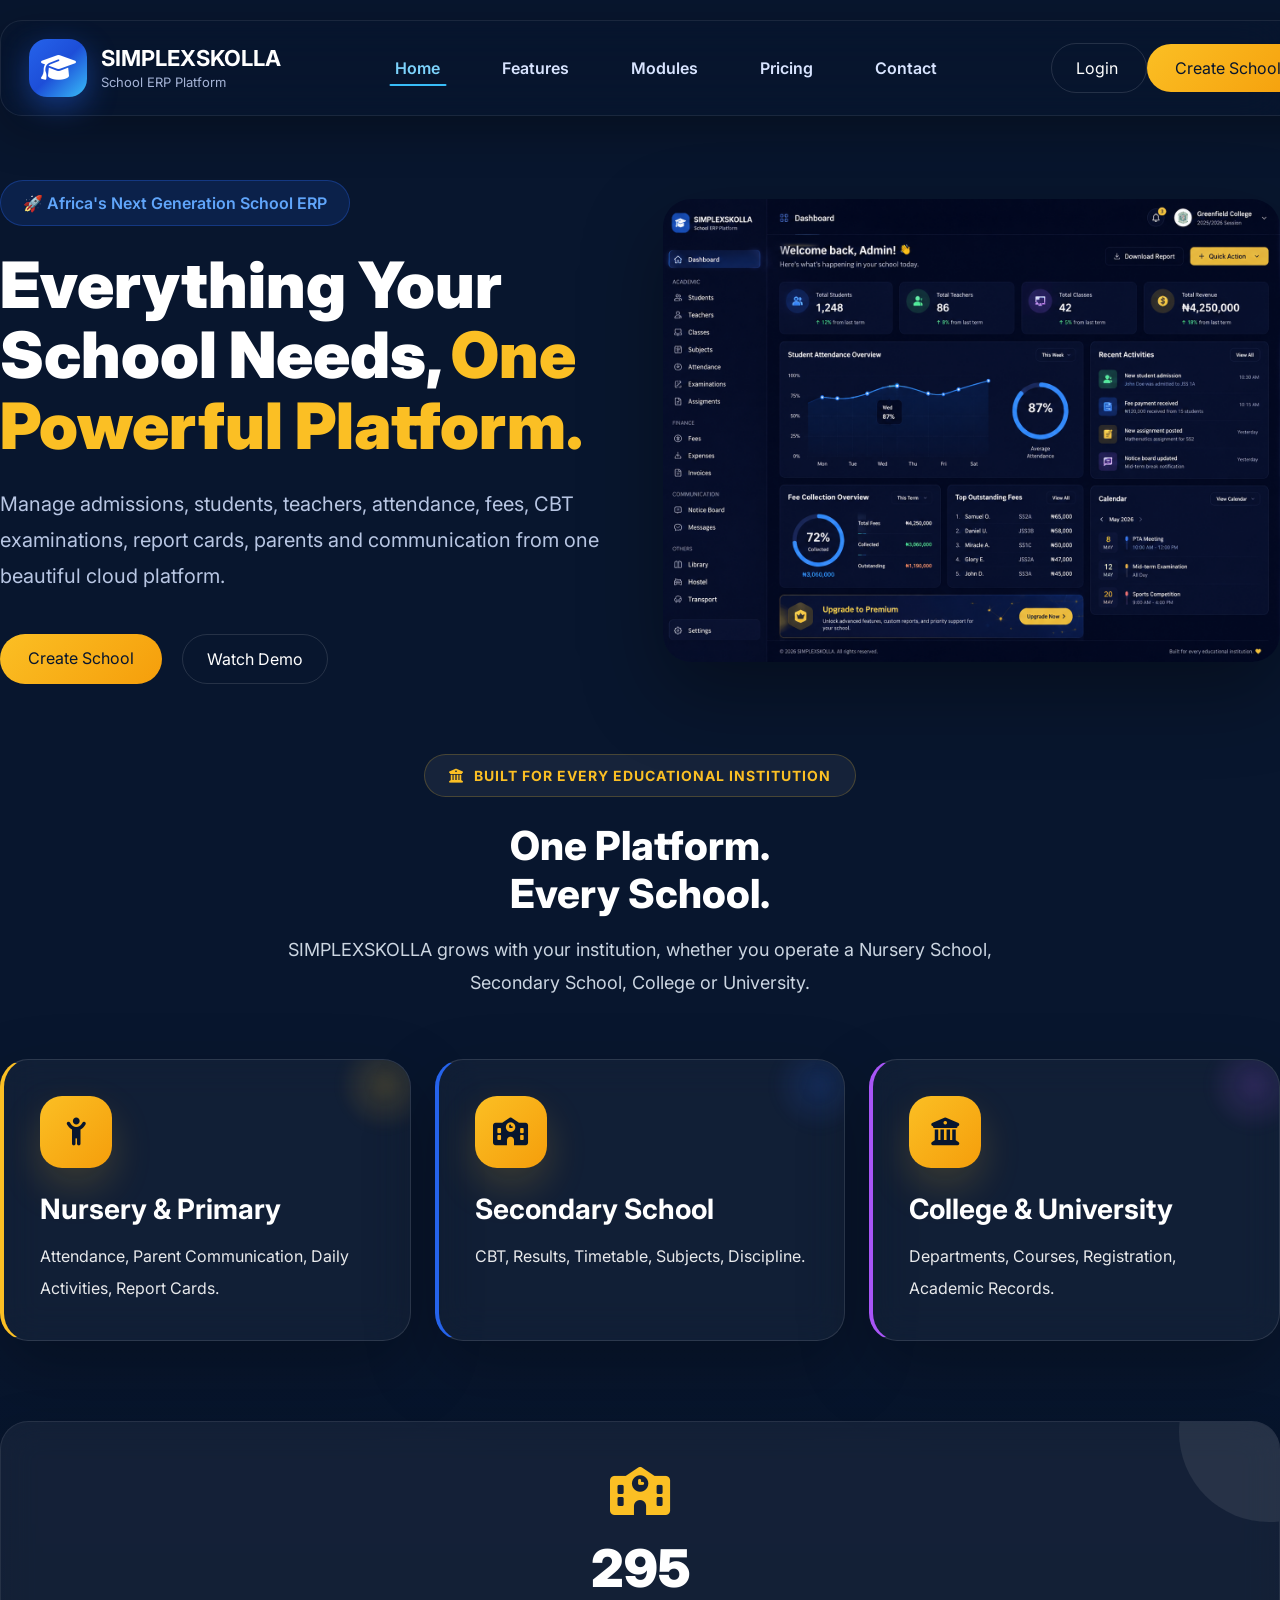
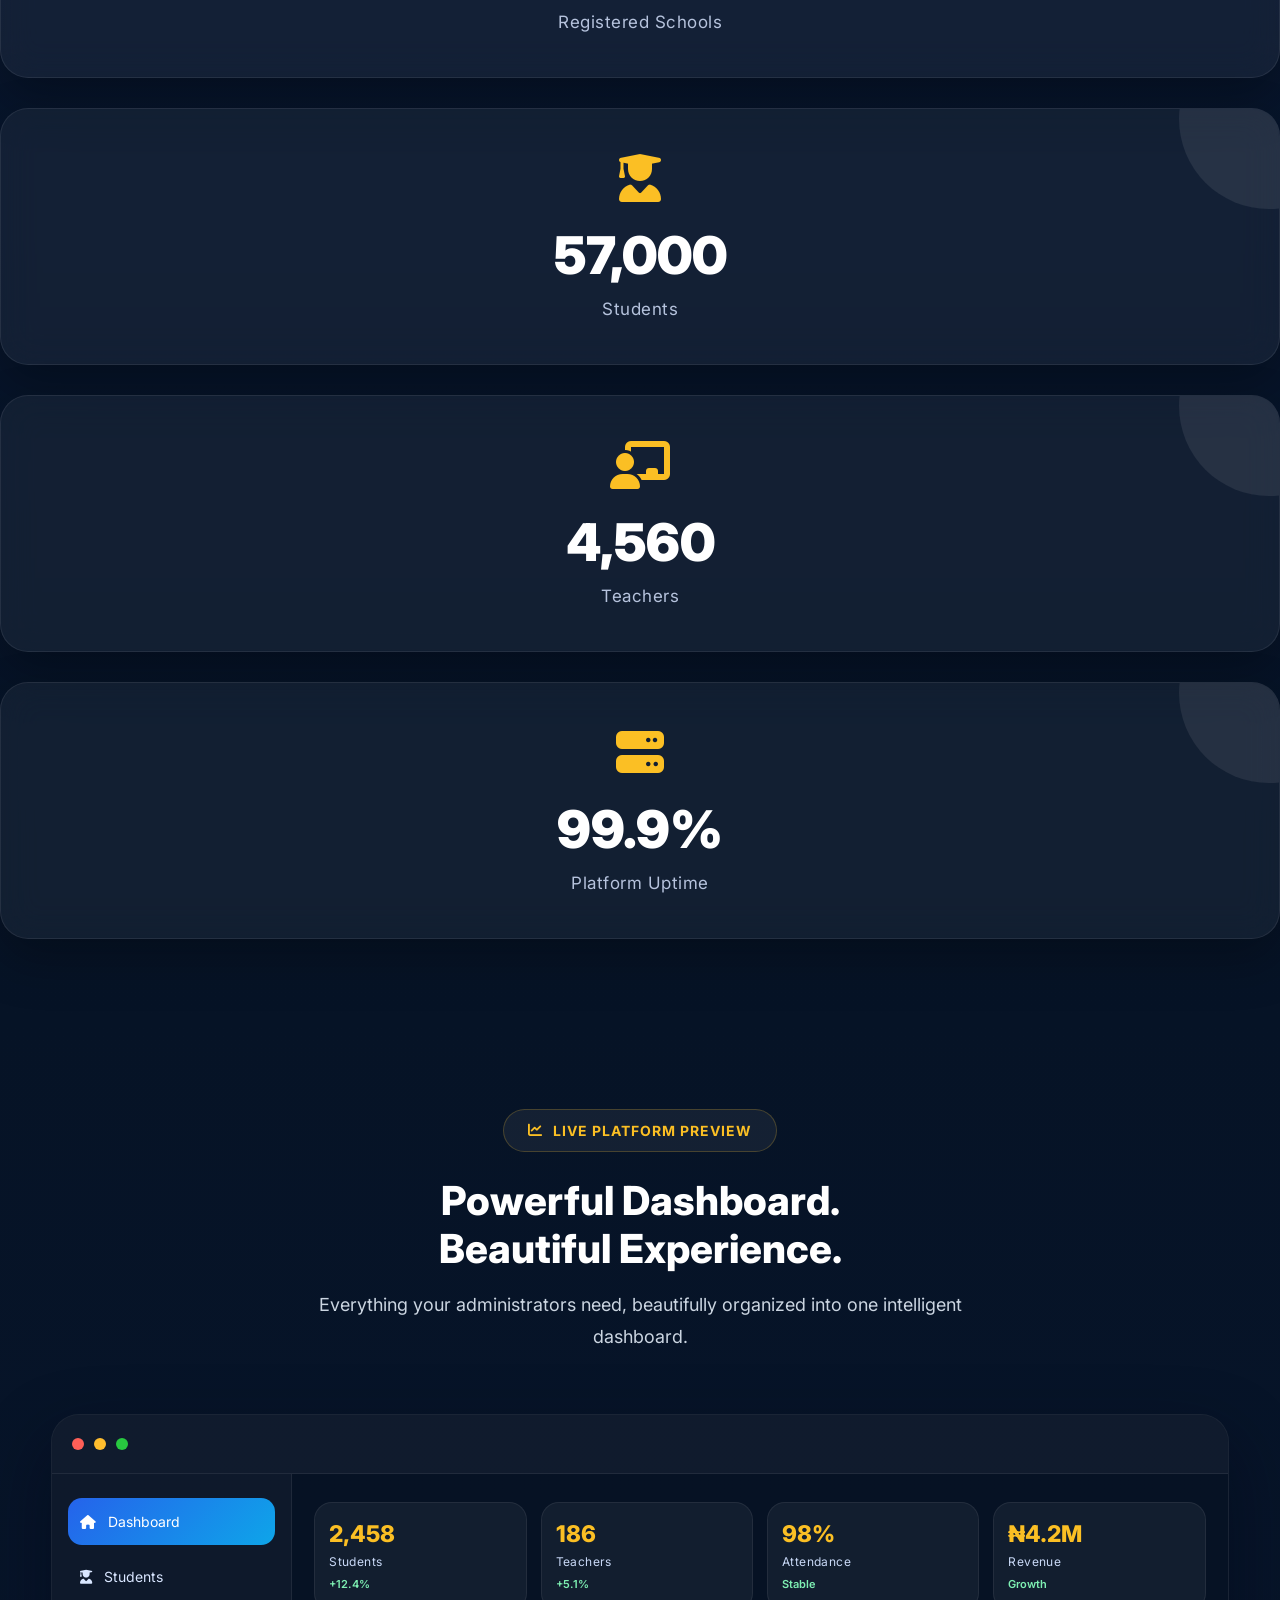
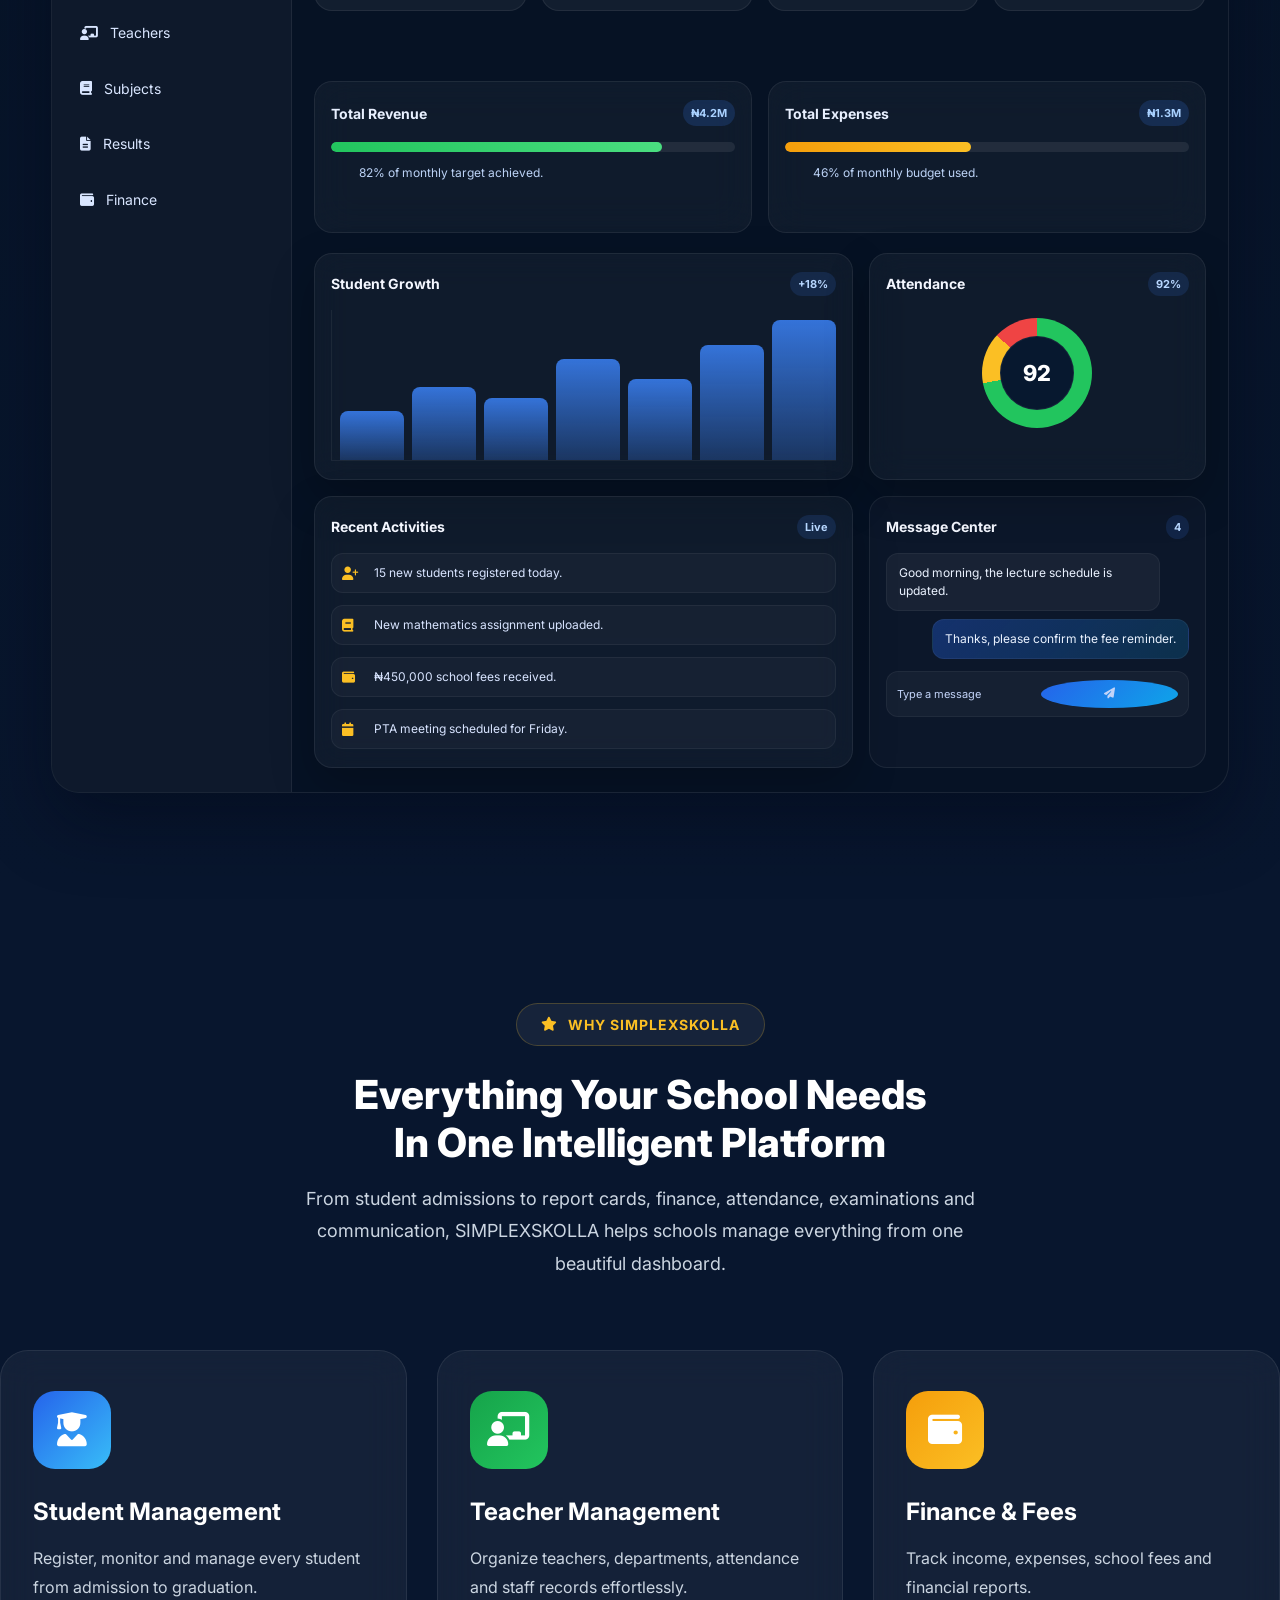
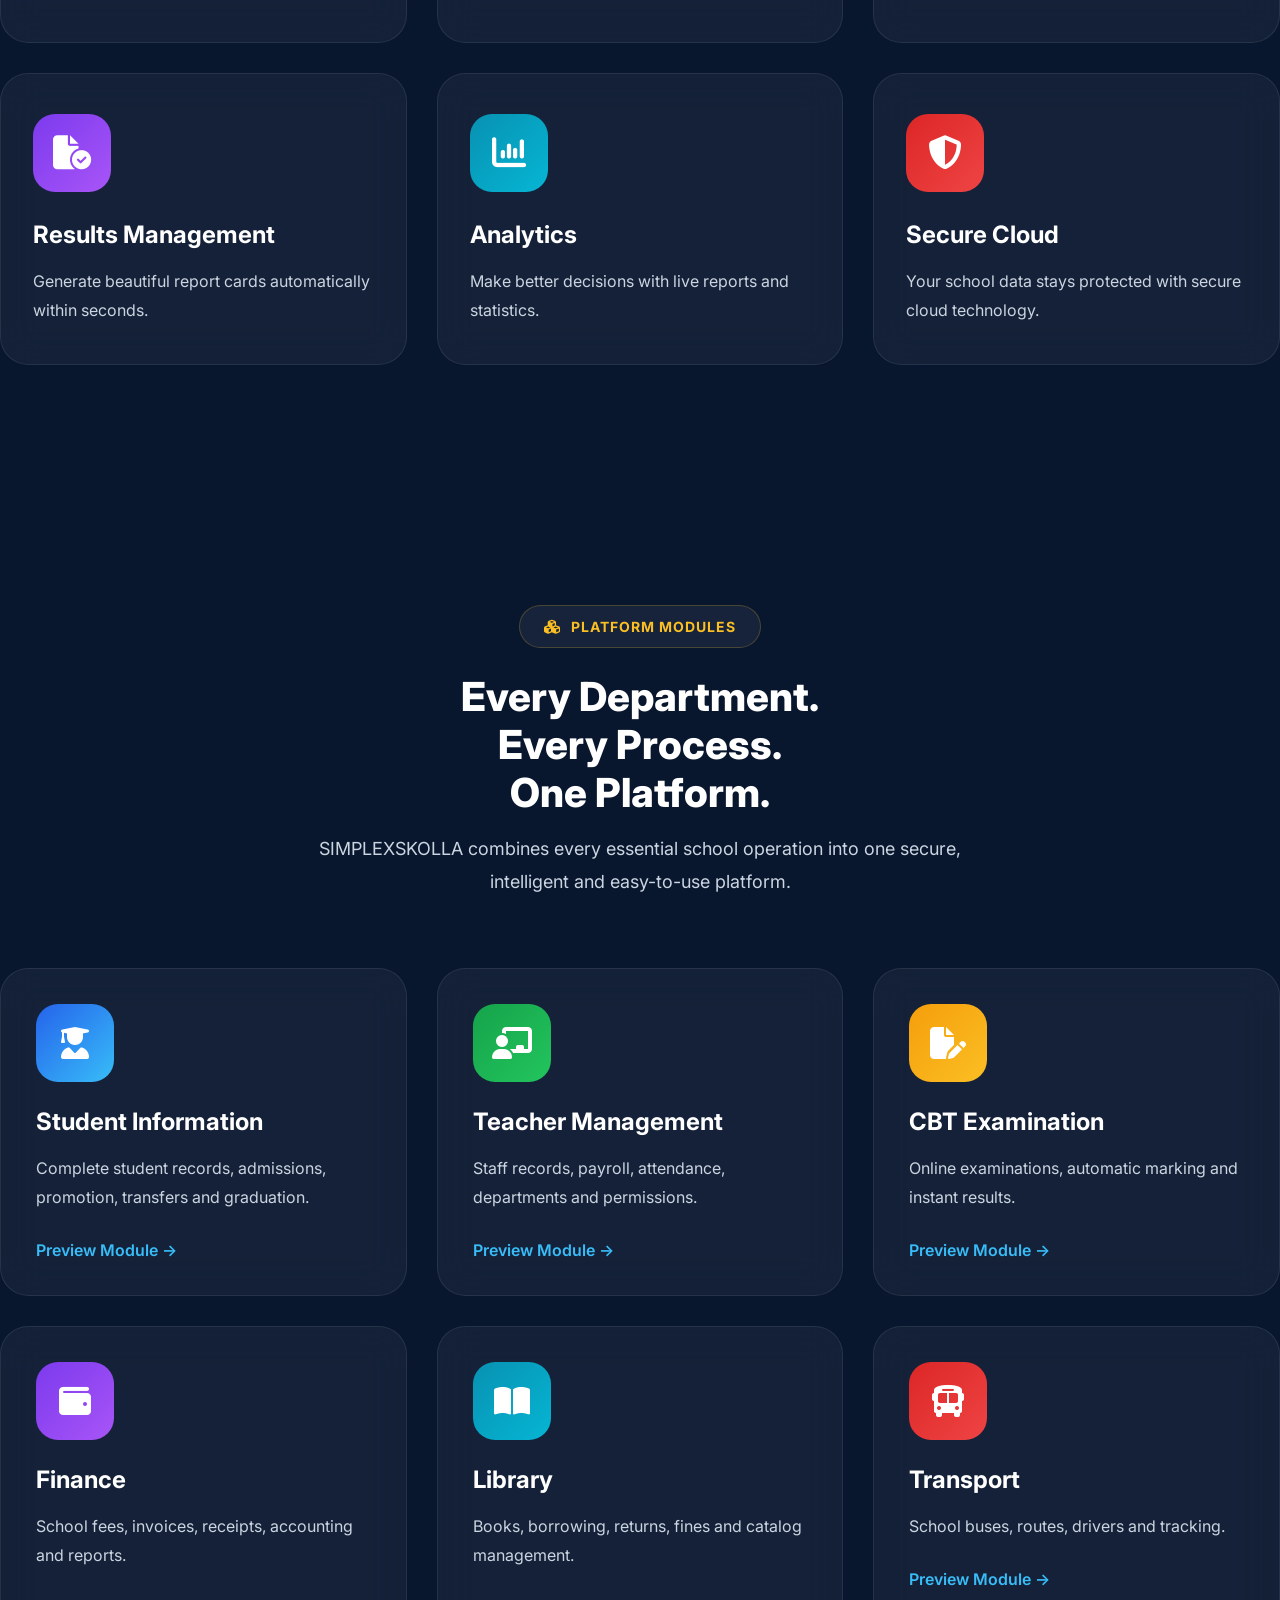
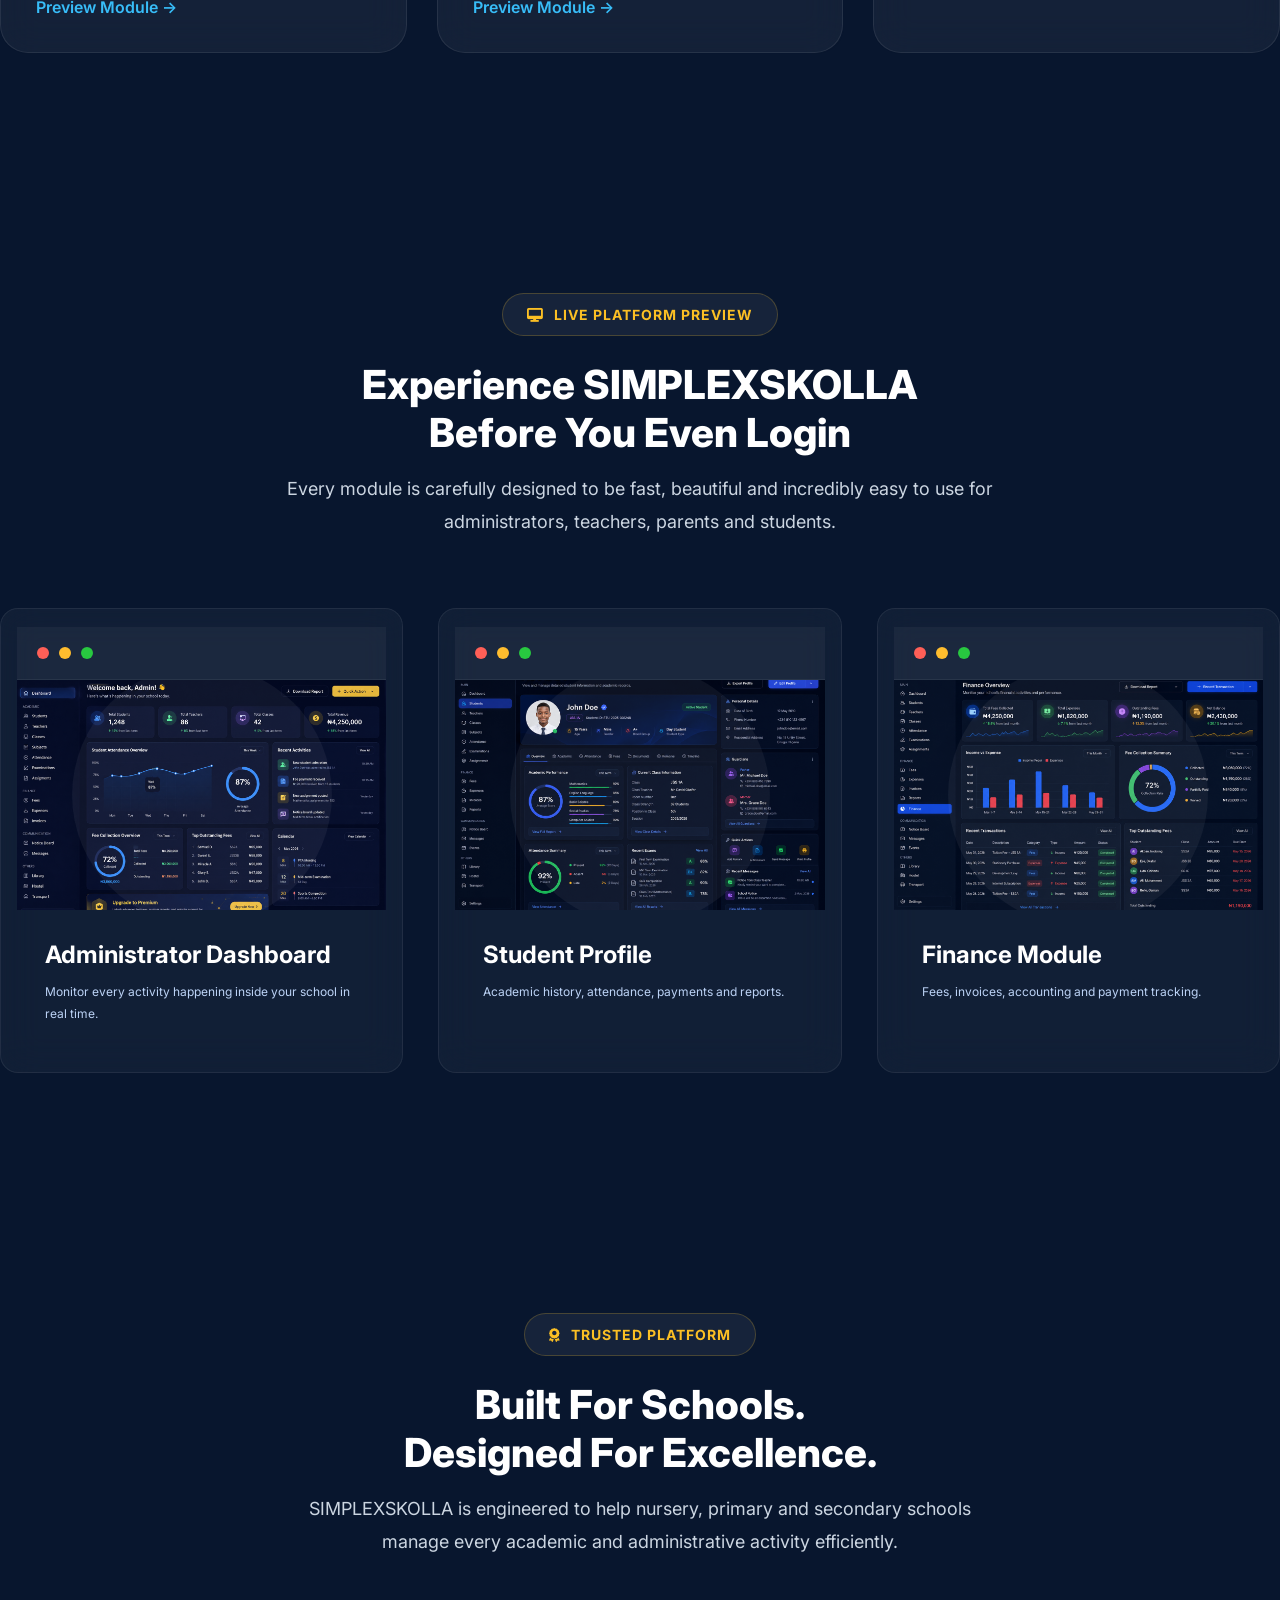
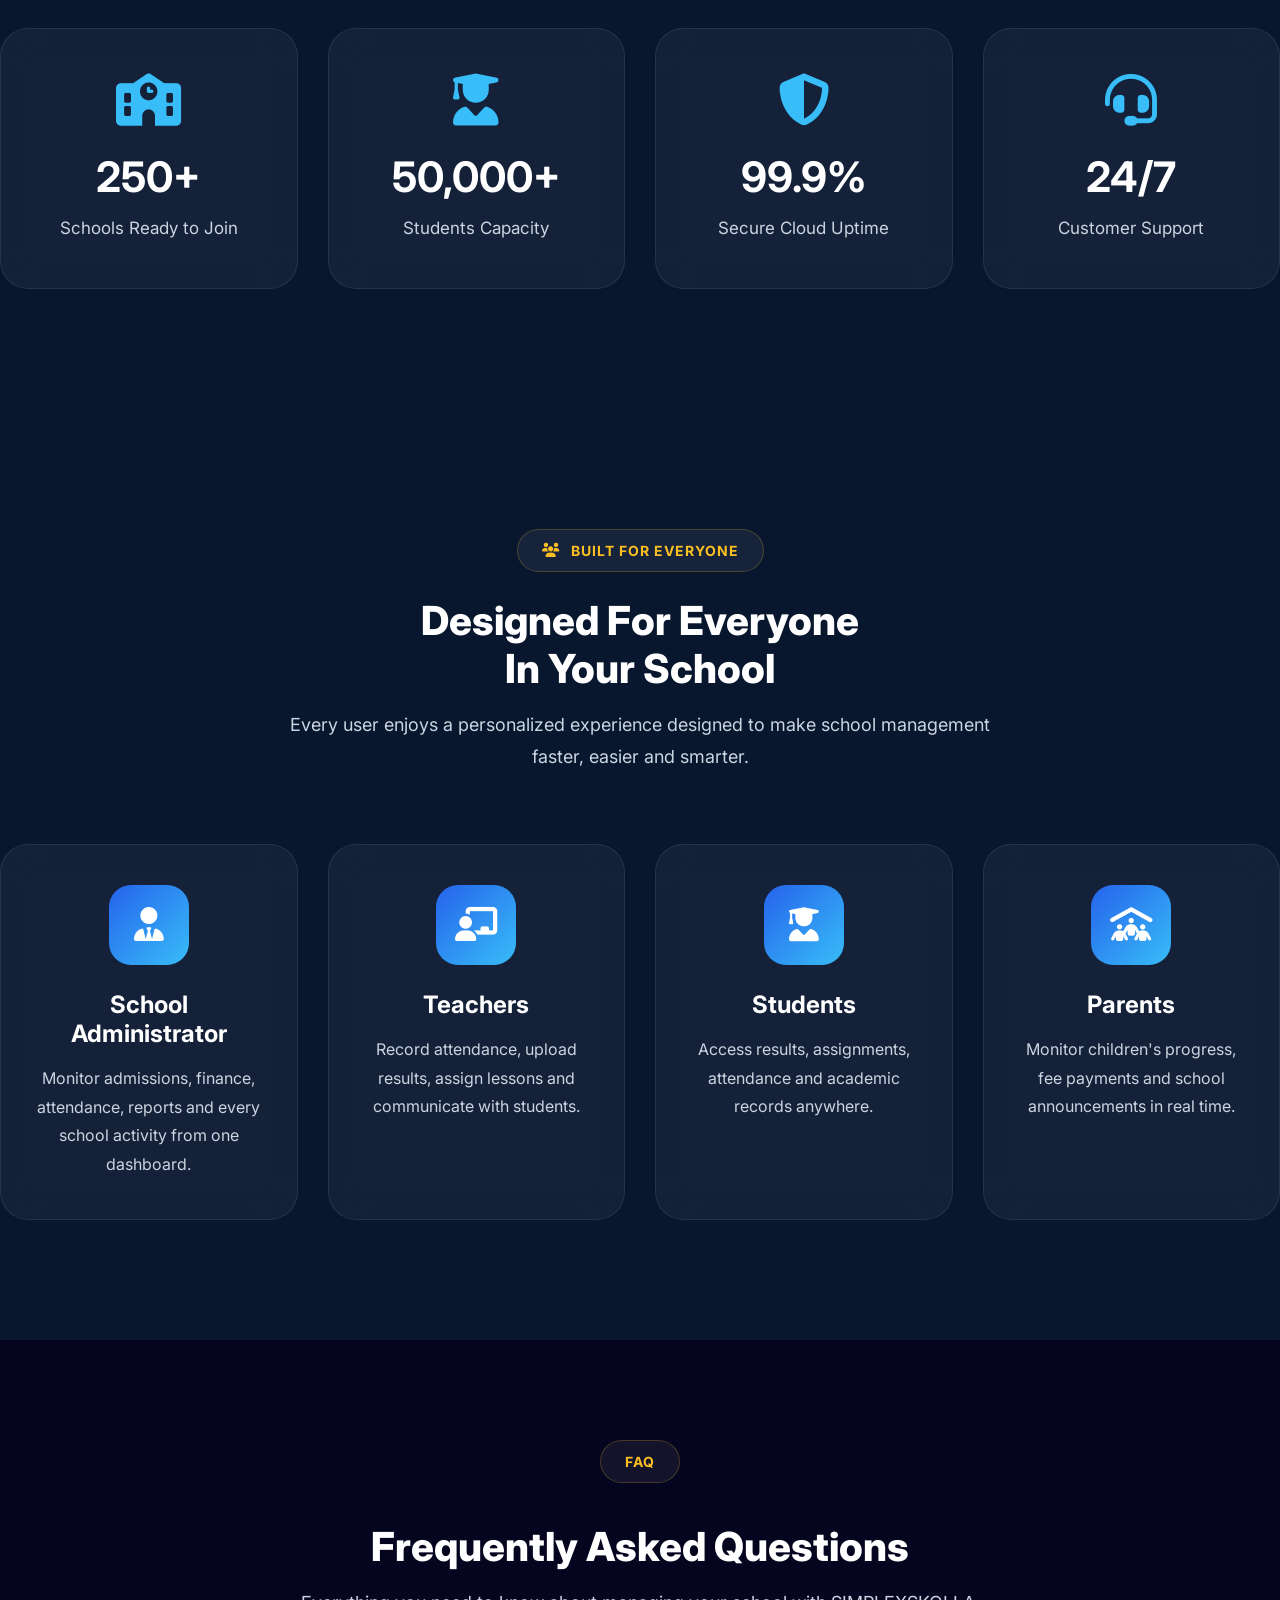
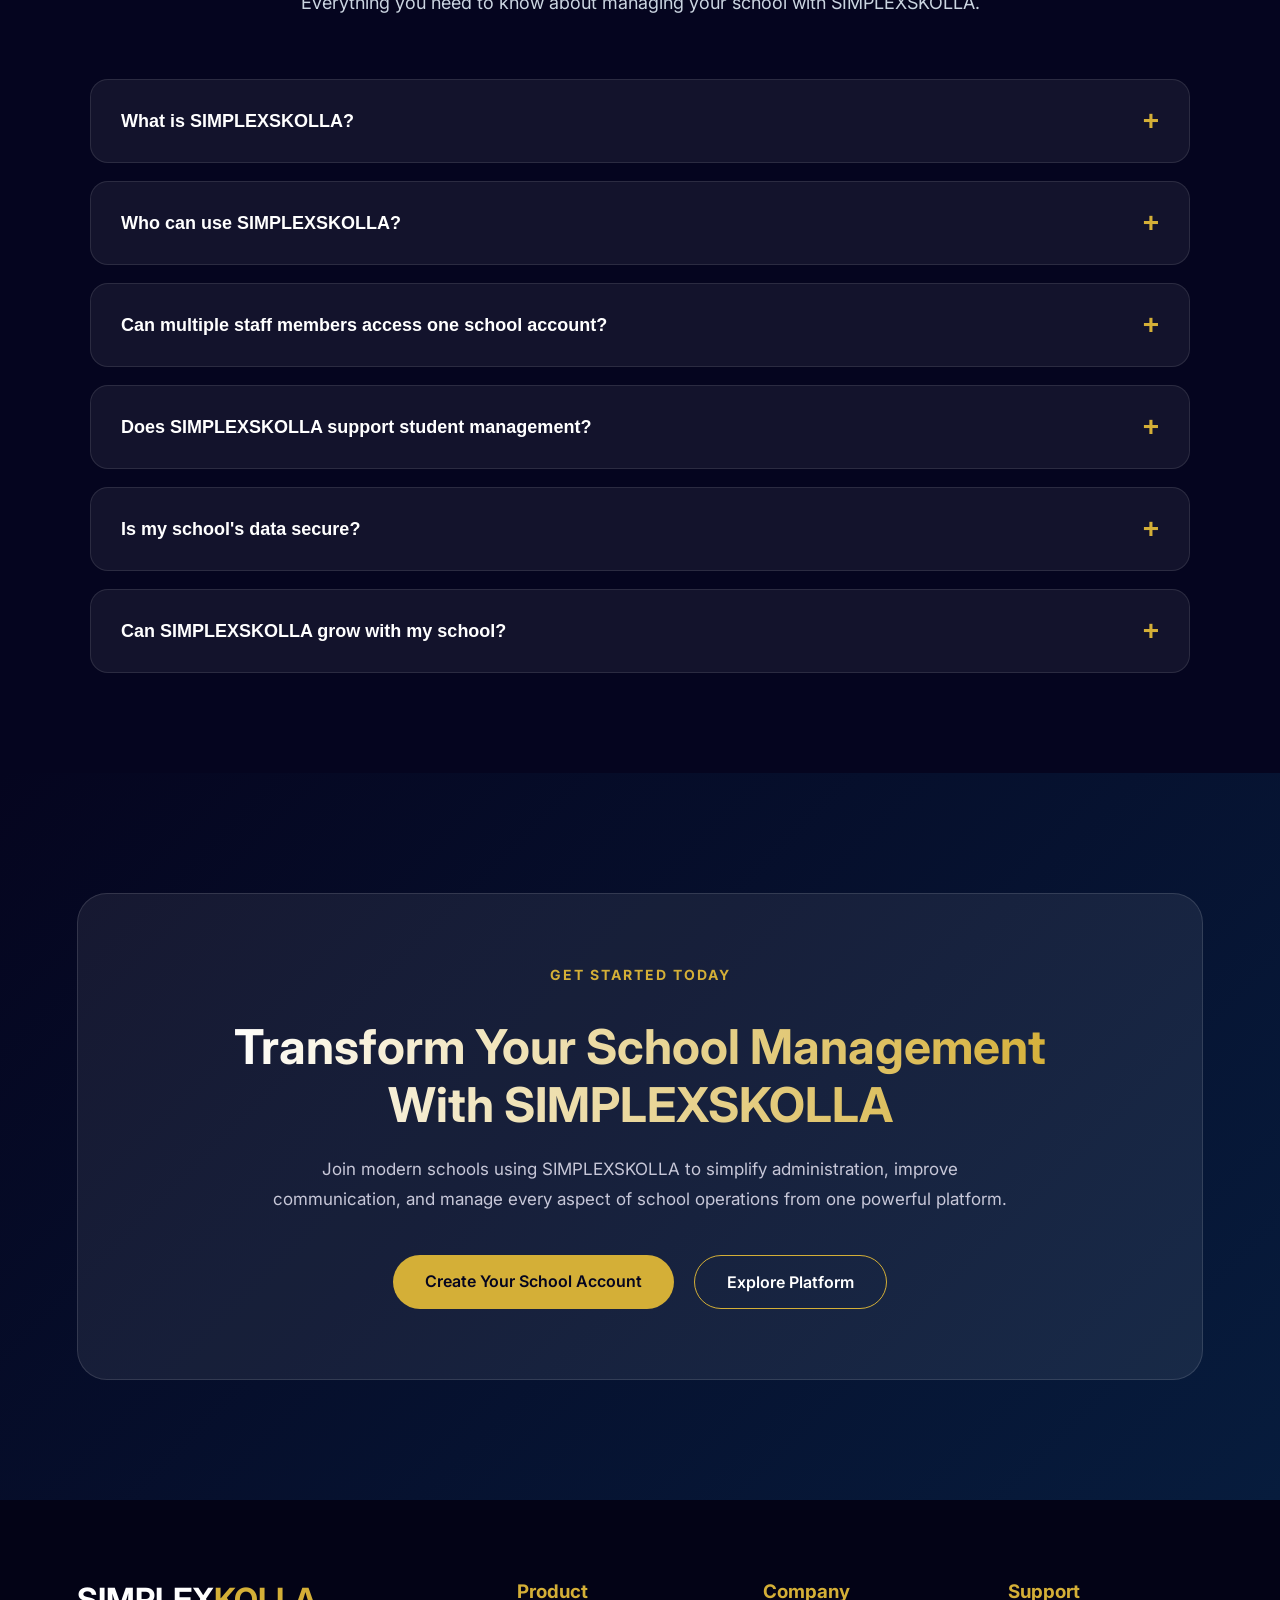
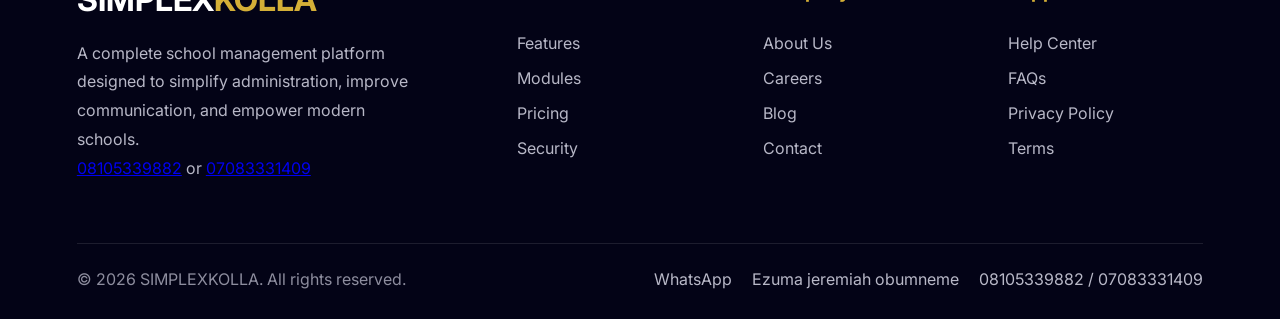
<file: index.html>
<!DOCTYPE html>
<html lang="en">

<head>

    <meta charset="UTF-8">

    <meta name="viewport"
          content="width=device-width, initial-scale=1.0">

    <meta name="description"
          content="SIMPLEXSKOLLA - Modern School Management System">

    <title>SIMPLEXSKOLLA | School ERP Platform</title>

    <link rel="preconnect"
          href="https://fonts.googleapis.com">

    <link rel="preconnect"
          href="https://fonts.gstatic.com"
          crossorigin>

    <link href="https://fonts.googleapis.com/css2?family=Inter:wght@300;400;500;600;700;800;900&display=swap"
          rel="stylesheet">
<link
rel="stylesheet"
href="https://cdnjs.cloudflare.com/ajax/libs/font-awesome/6.7.2/css/all.min.css">
    <style>

        *{
            margin:0;
            padding:0;
            transition: background .25s ease, transform .25s ease, box-shadow .25s ease;
            scroll-behavior:smooth;
        }

        body{

            font-family:'Inter',sans-serif;

            background:#08162E;

            color:white;
         width: 100%;
            overflow-x:hidden;

        }

        .container{

    width:min(100%,1350px);

    margin:auto;

}

.navbar{
    position:fixed;

    top:20px;

    left:0;

    width:100%;

    z-index:1000;

}

.nav-container{

    position:relative;

    display:flex;

    justify-content:space-between;

    align-items:center;

    padding:18px 28px;

    background:rgba(8,22,46,.72);

    backdrop-filter:blur(22px);

    border:1px solid rgba(255,255,255,.08);

    border-radius:22px;

    box-shadow:0 15px 45px rgba(0,0,0,.30);
    
    transition: background .35s ease, transform .25s ease, box-shadow .35s ease;
}

.logo{

    display:flex;

    align-items:center;

    gap:14px;

    text-decoration:none;

}

.logo-box{

    width:58px;

    height:58px;

    border-radius:18px;

    display:flex;

    align-items:center;

    justify-content:center;

    background:linear-gradient(
        135deg,
        #2563EB,
        #1D4ED8,
        #38BDF8
    );

    color:rgb(255, 255, 255);

    font-size:28px;

    box-shadow:
    0 10px 30px rgba(37,99,235,.45);

}

.logo-text h2{

    font-size:22px;

    color:white;

}

.logo-text span{

    color:#A5B4D6;

    font-size:13px;

}

.desktop-nav{

    display:flex;

    gap:34px;

}

.desktop-nav a{

    color:#D8E4FF;
    text-decoration:none;
    font-weight:600;
    padding:8px 14px;
    display:inline-flex;
    align-items:center;
    gap:8px;
    position:relative;
    z-index:1;
    transition: color .25s ease;
}

.desktop-nav a::after{
    content: "";
    position: absolute;
    left: 50%;
    bottom: 0;
    width: 0;
    height: 2px;
    background: #38BDF8;
    border-radius: 999px;
    transform: translateX(-50%);
    transition: width .25s ease, opacity .25s ease;
    opacity: 0;
    pointer-events: none;
}

.desktop-nav a:hover,
.desktop-nav a:focus-visible {
    color:#7DD3FC;
}

.desktop-nav a:hover::after,
.desktop-nav a:focus-visible::after {
    width: calc(100% - 16px);
    opacity: 1;
}

.desktop-nav a.active {
    color:#7DD3FC;
}

.desktop-nav a.active::after {
    width: calc(100% - 16px);
    opacity: 1;
}

.desktop-nav a:focus-visible {
    outline: 3px solid rgba(56,189,248,0.45);
    outline-offset: 4px;
}


        .mobile-nav,
        .nav-actions a{
            text-decoration:none;
        }

        .mobile-nav{
            display:none;
            position:absolute;
            top: calc(100% + 14px);
            right: 0;
            width:min(300px, calc(100vw - 32px));
            max-width:100%;
            background: rgba(8,22,46,.95);
            border:1px solid rgba(255,255,255,.08);
            border-radius:22px;
            padding:18px;
            box-shadow:0 25px 60px rgba(0,0,0,.32);
            backdrop-filter: blur(18px);
            flex-direction:column;
            gap:10px;
            z-index:1001;
            opacity:0;
            visibility:hidden;
            pointer-events:none;
            transform:translateY(-10px);
            transition: opacity .3s ease, visibility .3s ease, transform .3s ease, pointer-events .3s ease;
        }

        .mobile-nav.open{
            display:flex;
            opacity:1;
            visibility:visible;
            pointer-events:auto;
            transform:translateY(0);
        }

        .mobile-nav a{
            color:#D8E4FF;
            background: transparent;
            padding:12px 14px;
            border-radius:14px;
            transition: background .25s ease, color .25s ease, transform .25s ease, box-shadow .25s ease;
        }

        .mobile-nav a:hover,
        .mobile-nav a:focus-visible{
            color:#7DD3FC;
            background: rgba(56, 189, 248, 0.12);
            transform: translateY(-1px);
            box-shadow: 0 10px 24px rgba(56,189,248,.12);
            outline: none;
        }

        .mobile-nav a.active{
            color:#7DD3FC;
            background: rgba(56,189,248,.14);
            box-shadow: 0 10px 22px rgba(56,189,248,.12);
        }

        .menu-toggle{
            display:none;
            width:48px;
            height:48px;
            border-radius:16px;
            border:1px solid rgba(255,255,255,.12);
            background: rgba(255,255,255,.08);
            color:#fff;
            cursor:pointer;
            align-items:center;
            justify-content:center;
            transition: background .25s ease, transform .25s ease, box-shadow .25s ease;
            padding:0;
            flex-shrink:0;
        }

        .menu-toggle:hover{
            background: rgba(255,255,255,.16);
            transform: translateY(-1px);
            box-shadow: 0 10px 24px rgba(56,189,248,.18);
        }

        .menu-toggle:focus-visible{
            outline: 3px solid rgba(56,189,248,0.55);
            outline-offset: 3px;
        }

        .menu-icon{
            width: 18px;
            height: 2px;
            border-radius: 999px;
            background: #fff;
            position: relative;
            transition: background .25s ease;
        }

        .menu-icon::before,
        .menu-icon::after{
            content: "";
            position: absolute;
            left: 0;
            width: 18px;
            height: 2px;
            border-radius: 999px;
            background: #fff;
            transition: transform .25s ease, top .25s ease, opacity .25s ease;
        }

        .menu-icon::before{
            top: -6px;
        }

        .menu-icon::after{
            top: 6px;
        }

        .menu-toggle.open .menu-icon{
            background: transparent;
        }

        .menu-toggle.open .menu-icon::before{
            top: 0;
            transform: rotate(45deg);
        }

        .menu-toggle.open .menu-icon::after{
            top: 0;
            transform: rotate(-45deg);
        }

        .nav-actions a.btn-login:hover{
            color:#EFF5FF;
            background: rgba(255,255,255,.14);
            transform: translateY(-1px);
            box-shadow: 0 14px 34px rgba(56,189,248,.18);
        }

        .btn-primary:hover{
            transform: translateY(-1px);
            box-shadow:0 14px 34px rgba(251,191,36,.35);
            background: linear-gradient(135deg, #FCD34D, #FBBF24);
        }

        .nav-actions .btn:hover{
            transform: translateY(-3px);
            box-shadow: 0 12px 30px rgba(37,99,235,.12);
        }

        .navbar:hover .nav-container{
            background: rgba(8,22,46,0.94);
            transform: translateY(-6px);
            box-shadow: 0 30px 80px rgba(2,6,23,0.6);
            animation: navPulse .9s ease;
        }

        @media(max-width:992px){
            .desktop-nav{
                display:none;
            }
            .menu-toggle{
                display:inline-flex;
            }
            .nav-actions{
                display:none;
                gap:12px;
            }
            .mobile-nav{
                display:flex;
            }
            .navbar{
                position:fixed;
            }
        }

        @media(max-width:760px){
            .nav-container{
                flex-wrap:wrap;
                gap:14px;
                padding:16px 20px;
            }
            .mobile-nav{
                width: min(100%, calc(100vw - 32px));
                right: 0;
            }
            .nav-actions{
                width:100%;
                justify-content:flex-end;
            }
        }

        @media(max-width:480px){
            .mobile-nav{
                width: min(100%, calc(100vw - 20px));
                right: 0;
            }
            .nav-container{
                padding:14px 16px;
            }
            .nav-actions{
                gap:10px;
            }
        }

.btn-login{

    padding:14px 24px;

    background:transparent;

    color:white;

    border:1px solid rgba(255,255,255,.12);

    border-radius: 28px;

}

.btn-login:hover{

    background:rgba(255,255,255,.08);

}

.btn-primary{

    padding:14px 28px;

    background:linear-gradient(
        135deg,
        #FBBF24,
        #F59E0B
    );

    color:#08162E;

    border-radius: 28px;

}

.btn-primary:hover{

    transform:translateY(-3px);

    box-shadow:0 12px 30px rgba(251,191,36,.45);

}

/* Navbar hover enhancements */
.navbar:hover .nav-container{
    background: rgba(8,22,46,0.94);
    transform: translateY(-6px);
    box-shadow: 0 30px 80px rgba(2,6,23,0.6);
    animation: navPulse .9s ease;
}

@keyframes navPulse{
    0% { box-shadow: 0 10px 30px rgba(0,0,0,0.25); }
    50% { box-shadow: 0 30px 80px rgba(37,99,235,0.12); }
    100% { box-shadow: 0 18px 50px rgba(0,0,0,0.30); }
}

.nav-actions .btn:hover{
    transform: translateY(-3px);
    box-shadow: 0 12px 30px rgba(37,99,235,.12);
}

.logo-box:hover{
    transform: scale(1.03);
    box-shadow: 0 14px 40px rgba(37,99,235,.35);
    transition: transform .25s ease, box-shadow .25s ease;
}
/* ===========================================
   HERO SECTION
=========================================== */

.hero{

    padding-top:180px;

    padding-bottom:70px;

}

.hero-container{

    display:grid;

    grid-template-columns:1fr 1fr;

    align-items:center;

    gap:45px;

}

.hero-badge{

    display:inline-block;

    padding:12px 22px;

    border-radius:50px;

    background:rgba(37,99,235,.15);

    border:1px solid rgba(37,99,235,.35);

    color:#60A5FA;

    margin-bottom:24px;

    margin-left: 0%;

    font-weight:600;

}
.btn,
.btn-primary,
.btn-login{
    text-decoration:none !important;
}

.hero-content h1{

    font-size:64px;

    line-height:1.1;

    margin-bottom:25px;

    font-weight:900;

}

.hero-content h1 span{

    color:#FBBF24;

}

.hero-content p{

    color:#B8C6E3;

    font-size:20px;

    line-height:1.8;

    margin-bottom:40px;

}

.hero-buttons{

    display:flex;

    gap:20px;

}

.dashboard-preview{
    width:100%;

    border-radius:28px;

    box-shadow:0 30px 80px rgba(0,0,0,.35);
    opacity:1;
    transition:opacity .8s ease-in-out;
}





/* ==========================================
   PREMIUM DASHBOARD MOCKUP
========================================== */



/* Responsive */

@media(max-width:768px){

.summary-cards{
grid-template-columns:1fr;
}

.dashboard-top{
flex-direction:column;
align-items:flex-start;
gap:20px;
}

.dashboard-body{
padding:25px;
}

.dashboard-top h3{
font-size:22px;
}

.chart-area{
height:170px;
}

}
.section-header{

    max-width:760px;

    margin:auto;

    text-align:center;

    margin-bottom:50px;

}

.section-header span{

    display:inline-flex;

    align-items:center;

    gap:10px;

    padding:12px 24px;

    border-radius:50px;

    background:rgba(255,255,255,.06);

    border:1px solid rgba(251,191,36,.22);

    color:#FBBF24;

    font-size:14px;

    font-weight:700;

    letter-spacing:1px;

}

.section-header h2{

    margin-top:25px;

    font-size:56px;

    line-height:1.15;

    font-weight:800;

    color:#FFFFFF;

}

.section-header h2 .heading-line{

    display:block;

}

.institution-grid{

    display:grid;

    grid-template-columns:repeat(3,1fr);

    gap:24px;

}

.institution-card{

    position:relative;

    overflow:hidden;

    border-radius:28px;

    padding:36px;

    transition:transform .35s ease, box-shadow .35s ease;

    border:1px solid rgba(255,255,255,.12);

    backdrop-filter:blur(18px);

    background:rgba(255,255,255,.04);

    box-shadow:0 28px 70px rgba(0,0,0,.26);

}

.institution-card::before{

    content:"";

    position:absolute;

    width:150px;

    height:150px;

    border-radius:50%;

    top:-50px;

    right:-50px;

    background:rgba(251,191,36,.08);

    filter:blur(4px);

}

.institution-card i{
    
    display:block;

}

.institution-card .icon{

    width:72px;

    height:72px;

    display:flex;

    align-items:center;

    justify-content:center;

    margin-bottom:24px;

    border-radius:22px;

    background:linear-gradient(135deg, #FBBF24, #F59E0B);

    color:#08162E;

    box-shadow:0 18px 40px rgba(251,191,36,.18);

    font-size:28px;

}

.institution-card h3{

    font-size:28px;

    margin-bottom:14px;

    color:#FFFFFF;

}

.institution-card p{

    line-height:2;

    color:rgba(255,255,255,.9);

}

.institution-card:hover{

    transform:translateY(-12px);

    box-shadow:0 40px 90px rgba(0,0,0,.32);

}

/* Card Colors */

.nursery{

    border-left:4px solid #FBBF24;

}

.secondary{

    border-left:4px solid #2563EB;

}

.university{

    border-left:4px solid #A855F7;

}

.nursery::before{

    background:radial-gradient(circle, rgba(251,191,36,.18), transparent 45%);

}

.secondary::before{

    background:radial-gradient(circle, rgba(37,99,235,.18), transparent 45%);

}

.university::before{

    background:radial-gradient(circle, rgba(168,85,247,.18), transparent 45%);

}
/*==================================================
                PLATFORM STATISTICS
==================================================*/

.stats{

    padding:80px 0;

    background:linear-gradient(
        180deg,
        #08162E,
        #061326
    );

}

.stats-grid{

    display:grid;

    grid-template-columns:repeat(4,1fr);

    gap:30px;

}

.stat-card{

    position:relative;

    overflow:hidden;

    padding:45px 25px;

    border-radius:28px;

    text-align:center;

    background:rgba(255,255,255,.05);

    border:1px solid rgba(255,255,255,.08);

    backdrop-filter:blur(18px);

    transition:.4s;

    box-shadow:0 20px 50px rgba(0,0,0,.28);

}

.stat-card::before{

    content:"";

    position:absolute;

    top:-80px;

    right:-80px;

    width:180px;

    height:180px;

    border-radius:50%;

    background:rgba(255,255,255,.08);

}

.stat-card:hover{

    transform:translateY(-12px);

    box-shadow:0 30px 70px rgba(37,99,235,.35);

}

.stat-card i{

    font-size:48px;

    color:#FBBF24;

    margin-bottom:22px;

}

.stat-card h2{

    font-size:52px;

    font-weight:900;

    margin-bottom:12px;

    color:#FFFFFF;

}

.stat-card p{

    font-size:17px;

    color:#B6C3DD;

    letter-spacing:.5px;

}
.stats-grid{

    grid-template-columns:1fr;

}
/*==================================================
            DASHBOARD SHOWCASE
==================================================*/

.dashboard-showcase{

    padding:90px 0;

    background:linear-gradient(180deg, #061326, #08162E);

}

.dashboard-showcase .container{

    width:min(92%, 1280px);

    max-width:100%;

}

.dashboard-window{

    width:100%;

    max-width:1240px;

    margin:40px auto 0;

    border-radius:28px;

    overflow:hidden;

    border:1px solid rgba(255,255,255,.08);

    background:rgba(7,18,35,.8);

    box-shadow:0 28px 70px rgba(2,6,23,.45);

    box-sizing:border-box;

}

.window-header{

    height:58px;

    display:flex;

    align-items:center;

    gap:10px;

    padding:0 20px;

    background:rgba(255,255,255,.04);

    border-bottom:1px solid rgba(255,255,255,.07);

}

.dot{

    width:12px;

    height:12px;

    border-radius:50%;

}

.red{ background:#FF5F57; }
.yellow{ background:#FEBC2E; }
.green{ background:#28C840; }

.dashboard-layout{

    display:grid;

    grid-template-columns:240px minmax(0, 1fr);

    min-width:0;

}

.sidebar{

    background:rgba(255,255,255,.03);

    border-right:1px solid rgba(255,255,255,.07);

    padding:24px 16px;

    min-width:0;

}

.menu-item{

    display:flex;

    align-items:center;

    gap:12px;

    padding:14px 12px;

    margin-bottom:8px;

    border-radius:14px;

    color:#D9E6FF;

    font-size:14px;

    line-height:1.4;

    white-space:nowrap;

}

.menu-item.active{

    background:linear-gradient(135deg, #2563EB, #0EA5E9);

    color:#fff;

}

.dashboard-content{

    width:100%;

    max-width:100%;

    padding:28px 22px 24px;

    min-width:0;

    box-sizing:border-box;

}

.mini-cards{

    display:grid;

    grid-template-columns:repeat(4, minmax(0, 1fr));

    gap:14px;

    width:100%;

    max-width:100%;

    margin-bottom:22px;

}

.mini-card{

    background:rgba(255,255,255,.05);

    border:1px solid rgba(255,255,255,.07);

    border-radius:18px;

    padding:18px 14px;

    min-width:0;

    width:100%;

    max-width:100%;

    box-sizing:border-box;

}

.mini-card strong{

    display:block;

    font-size:clamp(1.35rem, 1.8vw, 2rem);

    line-height:1.2;

    color:#FBBF24;

    margin-bottom:6px;

    font-weight:800;

}

.mini-card span{

    display:block;

    color:#C9D9F7;

    font-size:12px;

    letter-spacing:.4px;

}

.mini-card small{

    display:inline-block;

    margin-top:8px;

    color:#7EF0B3;

    font-size:11px;

    font-weight:600;

}

.preview-grid{

    display:grid;

    grid-template-columns:1fr 1fr;

    gap:16px;

    margin-bottom:18px;

}

.preview-card{

    background:rgba(255,255,255,.04);

    border:1px solid rgba(255,255,255,.07);

    border-radius:18px;

    padding:18px 16px;

    min-width:0;

    box-sizing:border-box;

}

.preview-card-header{

    display:flex;

    justify-content:space-between;

    align-items:center;

    margin-bottom:16px;

    gap:12px;

}

.preview-card-header h4{

    font-size:14px;

    color:#E8F0FF;

    font-weight:700;

}

.preview-badge{

    background:rgba(59,130,246,.18);

    color:#A9D1FF;

    border-radius:999px;

    padding:6px 8px;

    font-size:11px;

    font-weight:700;

}

.revenue-bar,
.expense-bar{

    height:10px;

    border-radius:999px;

    background:rgba(255,255,255,.08);

    overflow:hidden;

    margin-bottom:10px;

}

.revenue-bar span,
.expense-bar span{

    display:block;

    height:100%;

    border-radius:inherit;

}

.revenue-bar span{ background:linear-gradient(90deg, #22C55E, #4ADE80); width:82%; }
.expense-bar span{ background:linear-gradient(90deg, #F59E0B, #FBBF24); width:46%; }

.preview-card p{

    color:#BCD3F6;

    font-size:12px;

    margin:0;

}

.analytics-grid{

    display:grid;

    grid-template-columns:1.6fr 1fr;

    gap:16px;

}

.chart-card,
.activity-card,
.chat-card{

    background:rgba(255,255,255,.04);

    border:1px solid rgba(255,255,255,.07);

    border-radius:18px;

    padding:18px 16px;

    min-width:0;

    width:100%;

    max-width:100%;

    box-sizing:border-box;

}

.chart-header{

    display:flex;

    align-items:center;

    justify-content:space-between;

    margin-bottom:14px;

    gap:10px;

}

.chart-header h4,
.activity-card h4,
.chat-card h4{

    font-size:14px;

    color:#F4F7FF;

    font-weight:700;

}

.chart-header .tag,
.activity-card .tag,
.chat-card .tag{

    display:inline-flex;

    align-items:center;

    justify-content:center;

    padding:5px 8px;

    border-radius:999px;

    background:rgba(59,130,246,.14);

    color:#B8D7FF;

    font-size:11px;

    font-weight:700;

}

.line-chart{

    height:140px;

    display:flex;

    align-items:flex-end;

    gap:8px;

    padding-top:10px;

    border-bottom:1px solid rgba(255,255,255,.06);

    border-left:1px solid rgba(255,255,255,.06);

    padding-left:8px;

}

.bar{

    flex:1;

    border-radius:8px 8px 0 0;

    background:linear-gradient(180deg, rgba(59,130,246,.9), rgba(59,130,246,.28));

    min-height:16px;

    opacity:.95;

}

.bar:nth-child(1){ height:35%; }
.bar:nth-child(2){ height:52%; }
.bar:nth-child(3){ height:44%; }
.bar:nth-child(4){ height:72%; }
.bar:nth-child(5){ height:58%; }
.bar:nth-child(6){ height:82%; }
.bar:nth-child(7){ height:100%; }

.ring-wrap{ display:flex; align-items:center; justify-content:center; padding:8px 0 0; }

.donut{

    width:110px;

    height:110px;

    border-radius:50%;

    background:conic-gradient(#22C55E 0 72%, #FBBF24 72% 87%, #EF4444 87% 100%);

    position:relative;

    display:flex;

    align-items:center;

    justify-content:center;

}

.donut::after{

    content:"";

    position:absolute;

    inset:18px;

    background:#07182F;

    border-radius:50%;

    border:1px solid rgba(255,255,255,.06);

}

.donut-text{

    position:relative;

    z-index:1;

    font-size:22px;

    font-weight:800;

    color:#fff;

}

.activity-list,
.chat-list{

    list-style:none;

    padding:0;

    margin:0;

    display:flex;

    flex-direction:column;

    gap:12px;

}

.activity-list li,
.chat-list li{

    display:flex;

    gap:10px;

    align-items:flex-start;

    background:rgba(255,255,255,.03);

    border:1px solid rgba(255,255,255,.05);

    border-radius:12px;

    padding:10px 10px;

    min-width:0;

    box-sizing:border-box;

}

.activity-list i,
.chat-list i{

    color:#FBBF24;

    font-size:13px;

    margin-top:3px;

    flex-shrink:0;

}

.activity-list span,
.chat-list span{

    color:#D8E4FF;

    font-size:12px;

    line-height:1.5;

    overflow-wrap:anywhere;

    word-break:break-word;

}

.chat-card{ background:rgba(14,25,44,.8); }

.chat-bubble{

    display:flex;

    flex-direction:column;

    gap:8px;

}

.chat-message{

    max-width:82%;

    padding:10px 12px;

    border-radius:12px;

    font-size:12px;

    line-height:1.5;

    color:#EAF2FF;

    background:rgba(255,255,255,.05);

    border:1px solid rgba(255,255,255,.05);

}

.chat-message.self{

    align-self:flex-end;

    background:linear-gradient(135deg, rgba(37,99,235,.35), rgba(14,165,233,.18));

}

.message-input{

    margin-top:12px;

    display:flex;

    align-items:center;

    gap:8px;

    padding:8px 10px;

    border-radius:12px;

    background:rgba(255,255,255,.04);

    border:1px solid rgba(255,255,255,.05);

}

.message-input span{

    flex:1;

    color:#C2D3F8;

    font-size:11px;

}

.message-send{

    width:28px;

    height:28px;

    border-radius:50%;

    display:flex;

    align-items:center;

    justify-content:center;

    background:linear-gradient(135deg, #2563EB, #0EA5E9);

    color:#fff;

    font-size:12px;

}

@media (max-width: 900px){

    .dashboard-showcase{ padding:72px 0; }

    .dashboard-showcase .container{ width:100%; max-width:100%; }

    .dashboard-window{ border-radius:22px; }

    .dashboard-layout{ grid-template-columns:1fr; }

    .sidebar{

        display:flex;

        overflow-x:auto;

        gap:8px;

        border-right:none;

        border-bottom:1px solid rgba(255,255,255,.07);

        padding:14px 12px;

        white-space:nowrap;

    }

    .sidebar::-webkit-scrollbar{ display:none; }

    .menu-item{ min-width:150px; justify-content:center; margin-bottom:0; }

    .dashboard-content{ padding:18px 14px 20px; }

    .mini-cards{ grid-template-columns:repeat(2, minmax(0,1fr)); gap:10px; margin-bottom:16px; }

    .preview-grid,
    .analytics-grid{ grid-template-columns:1fr; }

    .preview-card,
    .chart-card,
    .activity-card,
    .chat-card{ padding:16px 14px; }

    .line-chart{ height:120px; }

    .donut{ width:96px; height:96px; }

}

@media (min-width: 901px){

    .preview-grid{

        grid-template-columns:repeat(3, minmax(0, 1fr));

    }

}

@media (max-width: 430px){

    .dashboard-showcase .container{ width:100%; max-width:100%; padding-left:8px; padding-right:8px; }

    .window-header{ height:50px; padding:0 14px; }

    .dashboard-content{ padding:14px 10px 16px; }

    .mini-cards{ grid-template-columns:1fr; }

    .mini-card{ padding:14px 12px; }

    .mini-card strong{ font-size:1.4rem; }

    .preview-card-header,
    .chart-header{ gap:8px; }

    .line-chart{ height:100px; gap:6px; }

    .donut{ width:84px; height:84px; }

    .donut-text{ font-size:18px; }

    .activity-list li,
    .chat-list li{ padding:9px 8px; }

    .message-input{ padding:7px 8px; }

}/*==================================================
        DASHBOARD ANALYTICS
==================================================*/

.analytics-grid{

    display:grid;

    grid-template-columns:2fr 1fr;

    gap:24px;

    margin-top:20px;

}

.chart-card,
.activity-card{

    background:rgba(255,255,255,.05);

    border:1px solid rgba(255,255,255,.08);

    border-radius:24px;

    padding:24px;

    backdrop-filter:blur(16px);

    box-shadow:0 18px 45px rgba(0,0,0,.22);

    transition:.35s;

    width:100%;

    max-width:100%;

    box-sizing:border-box;

    min-width:0;

    overflow:hidden;

}

.chart-card:hover,
.activity-card:hover{

    transform:translateY(-8px);

    border-color:rgba(37,99,235,.35);

}

.card-title{

    font-size:20px;

    font-weight:700;

    color:#FFFFFF;

    margin-bottom:22px;

}

.chart-card canvas{

    display:block;

    width:100% !important;

    max-width:100% !important;

    height:300px !important;

    min-width:0;

}

.activity-list{

    list-style:none;

    display:flex;

    flex-direction:column;

    gap:18px;

    padding:0;

    margin:0;

}

.activity-list li{

    display:flex;

    align-items:flex-start;

    gap:15px;

    padding:16px;

    border-radius:16px;

    background:rgba(255,255,255,.04);

    transition:.30s;

    max-width:100%;

    box-sizing:border-box;

}

.activity-list li:hover{

    background:rgba(37,99,235,.15);

}

.activity-list i{

    color:#FBBF24;

    font-size:18px;

    margin-top:3px;

    min-width:22px;

}

.activity-list span{

    color:#D7E3FF;

    line-height:1.6;

    display:block;

    max-width:100%;

    overflow-wrap:anywhere;

    word-break:break-word;

}
/*==================================================
            FINANCE WIDGETS
==================================================*/

.finance-grid{

    display:grid;

    grid-template-columns:repeat(2,1fr);

    gap:24px;

    margin:35px 0;

}

.finance-card{

    position:relative;

    overflow:hidden;

    padding:28px;

    border-radius:24px;

    background:rgba(255,255,255,.05);

    border:1px solid rgba(255,255,255,.08);

    backdrop-filter:blur(18px);

    transition:.35s;

    box-shadow:0 20px 45px rgba(0,0,0,.20);

}

.finance-card:hover{

    transform:translateY(-8px);

}

.finance-card::before{

    content:"";

    position:absolute;

    top:-70px;

    right:-70px;

    width:170px;

    height:170px;

    border-radius:50%;

    background:rgba(255,255,255,.05);

}

.finance-top{

    display:flex;

    justify-content:space-between;

    align-items:center;

    margin-bottom:24px;

}

.finance-top p{

    color:#AFC2E5;

    font-size:15px;

    margin-bottom:8px;

}

.finance-top h2{

    font-size:38px;

    color:#FFFFFF;

    font-weight:800;

}

.finance-top i{

    font-size:42px;

}

.revenue-card i{

    color:#22C55E;

}

.expense-card i{

    color:#F59E0B;

}

.progress-bar{

    height:10px;

    background:rgba(255,255,255,.08);

    border-radius:20px;

    overflow:hidden;

    margin-bottom:14px;

}

.progress-fill{

    height:100%;

    border-radius:20px;

}

.revenue-fill,
.expense-fill{

    width:0;

    height:100%;

    transition:width 1.8s ease;

}

.revenue-fill{

    background:linear-gradient(
        90deg,
        #22C55E,
        #4ADE80
    );

}

.expense-fill{

    background:linear-gradient(
        90deg,
        #F59E0B,
        #FBBF24
    );

}

.expense-fill{

    width:46%;

    background:linear-gradient(
        90deg,
        #F59E0B,
        #FBBF24
    );

}

.finance-card small{

    color:#BFD2F5;

    font-size:14px;

}
/*==================================================
        EVENTS & ADMISSIONS
==================================================*/

.dashboard-bottom{

    display:grid;

    grid-template-columns:1fr 1fr;

    gap:24px;

    margin-top:35px;

}

.events-card,
.admissions-card{

    background:rgba(255,255,255,.05);

    border:1px solid rgba(255,255,255,.08);

    border-radius:24px;

    padding:28px;

    backdrop-filter:blur(18px);

    box-shadow:0 18px 45px rgba(0,0,0,.20);

    transition:.35s;

}

.events-card:hover,
.admissions-card:hover{

    transform:translateY(-8px);

    border-color:rgba(37,99,235,.35);

}

.events-card h3,
.admissions-card h3{

    color:#FFFFFF;

    font-size:22px;

    margin-bottom:28px;

    display:flex;

    align-items:center;

    gap:12px;

}

.events-card h3 i,
.admissions-card h3 i{

    color:#FBBF24;

}

/*==========================
        EVENTS
==========================*/

.event-item{

    display:flex;

    gap:18px;

    margin-bottom:22px;

    align-items:center;

}

.event-date{

    width:72px;

    height:72px;

    border-radius:18px;

    background:linear-gradient(
        135deg,
        #2563EB,
        #0EA5E9
    );

    display:flex;

    flex-direction:column;

    align-items:center;

    justify-content:center;

    color:white;

    flex-shrink:0;

}

.event-date span{

    font-size:26px;

    font-weight:800;

}

.event-date small{

    font-size:11px;

    letter-spacing:1px;

}

.event-info h4{

    color:#FFFFFF;

    margin-bottom:6px;

}

.event-info p{

    color:#BFD2F5;

    font-size:14px;

}

/*==========================
      ADMISSIONS
==========================*/

.student-row{

    display:flex;

    align-items:center;

    gap:16px;

    margin-bottom:18px;

    padding:14px;

    border-radius:18px;

    background:rgba(255,255,255,.04);

    transition:.30s;

}

.student-row:hover{

    background:rgba(37,99,235,.15);

}

.student-avatar{

    width:52px;

    height:52px;

    border-radius:50%;

    background:linear-gradient(
        135deg,
        #2563EB,
        #7C3AED
    );

    display:flex;

    align-items:center;

    justify-content:center;

    color:white;

    font-weight:700;

    flex-shrink:0;

}

.student-row strong{

    color:white;

    display:block;

}

.student-row p{

    color:#BFD2F5;

    font-size:13px;

    margin-top:4px;

}

.status{

    margin-left:auto;

    padding:8px 14px;

    border-radius:999px;

    font-size:12px;

    font-weight:700;

}

.status.admitted{

    background:rgba(34,197,94,.18);

    color:#4ADE80;

}

.status.pending{

    background:rgba(245,158,11,.18);

    color:#FBBF24;

}
/*==================================================
            QUICK ACTIONS
==================================================*/

.quick-actions{

    margin-top:60px;

}

.quick-grid{

    display:grid;

    grid-template-columns:repeat(3,1fr);

    gap:24px;

    margin-top:30px;

}

.quick-card{

    background:rgba(255,255,255,.05);

    border:1px solid rgba(255,255,255,.08);

    border-radius:24px;

    padding:30px;

    text-align:center;

    transition:.35s;

    backdrop-filter:blur(18px);

    cursor:pointer;

}

.quick-card:hover{

    transform:translateY(-10px);

    background:rgba(37,99,235,.12);

    border-color:#3B82F6;

}

.quick-card i{

    font-size:42px;

    color:#FBBF24;

    margin-bottom:20px;

}

.quick-card h3{

    color:white;

    margin-bottom:12px;

    font-size:20px;

}

.quick-card p{

    color:#C7D6F3;

    line-height:1.6;

}
/*==================================================
            RESPONSIVE DESIGN
==================================================*/

/*============================
        TABLETS
============================*/

@media (max-width: 992px){

.hero-container{
    grid-template-columns:1fr;
    gap:50px;
    text-align:center;
}

.hero-content{
    text-align:center;
}

.hero-content h1{
    font-size:46px;
    line-height:1.2;
}

.hero-buttons{
    justify-content:center;
    flex-wrap:wrap;
}

.hero-image{
    display:flex;
    justify-content:center;
}

.desktop-nav,
.nav-actions{
    display:none;
}

.institution-grid{
    grid-template-columns:1fr;
}

.statistics-grid{
    grid-template-columns:repeat(2,1fr);
}

.analytics-grid{
    grid-template-columns:1fr;
}

.finance-grid{
    grid-template-columns:1fr;
}

.dashboard-bottom{
    grid-template-columns:1fr;
}

.quick-grid{
    grid-template-columns:repeat(2,1fr);
}

.dashboard-card{
    width:100%;
}

}
/*============================
        MOBILE PHONES
============================*/

@media (max-width:768px){

body{
    overflow-x:hidden;
}

.container{
    width:92%;
    margin:auto;
}

section{
    padding:70px 0;
}

.hero{
    padding-top:120px;
}

.hero-content h1{
    font-size:34px;
    line-height:1.25;
}

.hero-content p{
    font-size:16px;
}

.hero-buttons{
    flex-direction:column;
    align-items:center;
    gap:15px;
}

.hero-buttons .btn{
    width:100%;
    max-width:320px;
    text-decoration:none;
}

.hero-buttons .btn,
.hero-buttons .btn:link,
.hero-buttons .btn:visited,
.hero-buttons .btn:hover,
.hero-buttons .btn:active {
    text-decoration: none !important;
}

.hero-image img,
.hero-image canvas,
.hero-image svg{
    width:100%;
    height:auto;
}

.section-header{
    text-align:center;
    padding:0 10px;
}

.section-header h2{
    font-size:30px;
    line-height:1.2;
}

.section-header p{
    font-size:16px;
}

.statistics-grid{
    grid-template-columns:1fr;
}

.dashboard-stats{
    grid-template-columns:1fr;
}

.analytics-grid{
    grid-template-columns:1fr;
}

.finance-grid{
    grid-template-columns:1fr;
}

.dashboard-bottom{
    grid-template-columns:1fr;
}

.quick-grid{
    grid-template-columns:1fr;
}

.dashboard-card,
.events-card,
.admissions-card,
.finance-card,
.quick-card,
.institution-card{
    padding:20px;
}

.student-row{
    flex-wrap:wrap;
    align-items:flex-start;
}

.status{
    margin-left:0;
    margin-top:10px;
}

.event-item{
    align-items:flex-start;
}

.event-date{
    width:60px;
    height:60px;
}

.finance-top{
    flex-direction:column;
    align-items:flex-start;
    gap:15px;
}

.finance-top h2{
    font-size:30px;
}

.quick-card{
    text-align:center;
}

canvas{
    max-width:100% !important;
    height:auto !important;
}

img{
    max-width:100%;
    height:auto;
}
/*============================
    MOBILE DASHBOARD FIX
============================*/
.dashboard-layout{
    display:block;
}

.sidebar{
    display:grid;
    grid-template-columns:repeat(2,1fr);
    gap:12px;
    width:100%;
    padding:16px;
    border-right:none;
    margin-bottom:24px;
}

.menu-item{
    min-width:0;
    width:100%;
    justify-content:center;
    text-align:center;
    padding:14px 10px;
}

.menu-item i{
    margin-right:8px;
}

.sidebar{

    width:100%;

    display:flex;

    overflow-x:auto;

    gap:12px;

    padding:15px;

    margin-bottom:25px;

    border-right:none;

    white-space:nowrap;

}

.sidebar::-webkit-scrollbar{

    display:none;

}

.menu-item{

    min-width:170px;

    justify-content:center;

}

.dashboard-content{

    width:100%;

}

.mini-cards{

    display:grid;

    grid-template-columns:1fr;

    gap:18px;

}

.mini-card{

    width:100%;

}
}
/*==================================================
        WHY SIMPLEXSKOLLA FEATURES
==================================================*/

.features-section{

    padding:120px 0;

    position:relative;

}

.features-grid{

    display:grid;

    grid-template-columns:repeat(auto-fit,minmax(300px,1fr));

    gap:30px;

    margin-top:70px;

}

.feature-card{

    background:rgba(255,255,255,.05);

    border:1px solid rgba(255,255,255,.08);

    backdrop-filter:blur(18px);

    border-radius:28px;

    padding:40px 32px;

    transition:.4s;

    position:relative;

    overflow:hidden;

}

.feature-card::before{

    content:"";

    position:absolute;

    top:0;

    left:0;

    width:100%;

    height:5px;

    background:linear-gradient(90deg,#2563eb,#38bdf8,#22c55e);

    transform:scaleX(0);

    transform-origin:left;

    transition:.4s;

}

.feature-card:hover{

    transform:translateY(-12px);

    border-color:#3B82F6;

    box-shadow:0 25px 60px rgba(37,99,235,.25);

}

.feature-card:hover::before{

    transform:scaleX(1);

}

.feature-icon{

    width:78px;

    height:78px;

    border-radius:22px;

    display:flex;

    align-items:center;

    justify-content:center;

    font-size:34px;

    color:white;

    margin-bottom:28px;

}

.feature-icon.blue{

    background:linear-gradient(135deg,#2563eb,#38bdf8);

}

.feature-icon.green{

    background:linear-gradient(135deg,#16a34a,#22c55e);

}

.feature-icon.gold{

    background:linear-gradient(135deg,#f59e0b,#fbbf24);

}

.feature-icon.purple{

    background:linear-gradient(135deg,#7c3aed,#a855f7);

}

.feature-icon.cyan{

    background:linear-gradient(135deg,#0891b2,#06b6d4);

}

.feature-icon.red{

    background:linear-gradient(135deg,#dc2626,#ef4444);

}

.feature-card h3{

    color:#ffffff;

    font-size:24px;

    margin-bottom:18px;

}

.feature-card p{

    color:#cbd5e1;

    line-height:1.8;

    font-size:16px;

}
/*==================================================
            PLATFORM MODULES
==================================================*/

.modules-section{

    padding:120px 0;

    position:relative;

}

.modules-grid{

    display:grid;

    grid-template-columns:repeat(auto-fit,minmax(320px,1fr));

    gap:30px;

    margin-top:70px;

}

.module-card{

    background:rgba(255,255,255,.05);

    border:1px solid rgba(255,255,255,.08);

    backdrop-filter:blur(18px);

    border-radius:28px;

    padding:35px;

    transition:.45s;

    position:relative;

    overflow:hidden;

}

.module-card::before{

    content:"";

    position:absolute;

    inset:0;

    background:linear-gradient(135deg,
    rgba(37,99,235,.15),
    transparent,
    rgba(34,197,94,.10));

    opacity:0;

    transition:.45s;

}

.module-card:hover{

    transform:translateY(-14px);

    border-color:#3B82F6;

    box-shadow:0 30px 70px rgba(37,99,235,.25);

}

.module-card:hover::before{

    opacity:1;

}

.module-icon{

    width:78px;

    height:78px;

    border-radius:22px;

    display:flex;

    align-items:center;

    justify-content:center;

    color:#fff;

    font-size:32px;

    margin-bottom:25px;

}

.module-icon.blue{

    background:linear-gradient(135deg,#2563eb,#38bdf8);

}

.module-icon.green{

    background:linear-gradient(135deg,#16a34a,#22c55e);

}

.module-icon.gold{

    background:linear-gradient(135deg,#f59e0b,#fbbf24);

}

.module-icon.purple{

    background:linear-gradient(135deg,#7c3aed,#a855f7);

}

.module-icon.cyan{

    background:linear-gradient(135deg,#0891b2,#06b6d4);

}

.module-icon.red{

    background:linear-gradient(135deg,#dc2626,#ef4444);

}

.module-card h3{

    color:#fff;

    font-size:24px;

    margin-bottom:18px;

}

.module-card p{

    color:#cbd5e1;

    line-height:1.8;

    margin-bottom:28px;

}

.module-card a{

    display:inline-flex;

    align-items:center;

    gap:10px;

    text-decoration:none;

    color:#38bdf8;

    font-weight:600;

    transition:.35s;

}

.module-card:hover a{

    color:#fff;

    transform:translateX(8px);

}
/*==================================================
            LIVE PLATFORM PREVIEW
==================================================*/

.preview-section{

    padding:120px 0;

    position:relative;

}

.preview-grid{

    display:grid;

    grid-template-columns:repeat(3, minmax(0, 1fr));

    gap:35px;

    margin-top:70px;

}

.preview-card{

    background:rgba(255,255,255,.05);

    border:1px solid rgba(255,255,255,.08);

    backdrop-filter:blur(18px);

    border-radius:26px;

    overflow:hidden;

    transition:.45s;

    position:relative;
    

}

.preview-image img{
    width:100%;
    height:100%;
    object-fit:cover;
    display:block;
}

.preview-card:hover{

    transform:translateY(-14px);

    box-shadow:0 30px 70px rgba(37,99,235,.25);

    border-color:#3B82F6;

}

.browser-bar{

    height:52px;

    display:flex;

    align-items:center;

    gap:10px;

    padding:0 20px;

    background:rgba(255,255,255,.04);

    border-bottom:1px solid rgba(255,255,255,.06);

}

.dot{

    width:12px;

    height:12px;

    border-radius:50%;

}

.dot.red{

    background:#ff5f57;

}

.dot.yellow{

    background:#ffbd2e;

}

.dot.green{

    background:#28c840;

}

.preview-image{

    height:230px;

    display:flex;

    align-items:center;

    justify-content:center;

    background:linear-gradient(
        135deg,
        #071c3d,
        #0f172a,
        #1d4ed8
    );

    position:relative;

    overflow:hidden;

}

.preview-image::before{

    content:"";

    position:absolute;

    width:260px;

    height:260px;

    border-radius:50%;

    background:rgba(255,255,255,.05);

    animation:previewFloat 8s linear infinite;

}

.preview-image i{

    font-size:80px;

    color:#ffffff;

    position:relative;

    z-index:2;

}

.preview-card h3{

    color:#ffffff;

    font-size:24px;

    padding:30px 28px 12px;

}

.preview-card p{

    color:#cbd5e1;

    line-height:1.8;

    padding:0 28px 30px;

}

@keyframes previewFloat{

    from{

        transform:rotate(0deg);

    }

    to{

        transform:rotate(360deg);

    }

}
/*==================================================
                TRUST SECTION
==================================================*/

.trust-section{

    padding:120px 0;

    position:relative;

}

.trust-grid{

    display:grid;

    grid-template-columns:repeat(auto-fit,minmax(250px,1fr));

    gap:30px;

    margin-top:70px;

}

.trust-card{

    background:rgba(255,255,255,.05);

    backdrop-filter:blur(18px);

    border:1px solid rgba(255,255,255,.08);

    border-radius:28px;

    padding:45px 30px;

    text-align:center;

    transition:.4s;

}

.trust-card:hover{

    transform:translateY(-12px);

    border-color:#3B82F6;

    box-shadow:0 25px 60px rgba(59,130,246,.22);

}

.trust-card i{

    font-size:52px;

    color:#38bdf8;

    margin-bottom:25px;

}

.trust-card h3{

    font-size:42px;

    color:#ffffff;

    margin-bottom:12px;

}

.trust-card p{

    color:#cbd5e1;

    font-size:17px;

    line-height:1.7;

}

/*==================================================
                LEADERS SECTION
==================================================*/

.leaders-section{

    padding:120px 0;

    position:relative;

}

.leaders-grid{

    display:grid;

    grid-template-columns:repeat(auto-fit,minmax(280px,1fr));

    gap:30px;

    margin-top:70px;

}

.leader-card{

    background:rgba(255,255,255,.05);

    backdrop-filter:blur(18px);

    border:1px solid rgba(255,255,255,.08);

    border-radius:28px;

    padding:40px 30px;

    text-align:center;

    transition:.4s;

    position:relative;

    overflow:hidden;

}

.leader-card::before{

    content:"";

    position:absolute;

    top:0;

    left:0;

    width:100%;

    height:5px;

    background:linear-gradient(90deg,#2563eb,#38bdf8,#22c55e);

    transform:scaleX(0);

    transform-origin:left;

    transition:.4s;

}

.leader-card:hover{

    transform:translateY(-12px);

    border-color:#3B82F6;

    box-shadow:0 25px 60px rgba(37,99,235,.22);

}

.leader-card:hover::before{

    transform:scaleX(1);

}

.leader-icon{

    width:80px;

    height:80px;

    margin:0 auto 25px;

    border-radius:22px;

    display:flex;

    justify-content:center;

    align-items:center;

    background:linear-gradient(135deg,#2563eb,#38bdf8);

    color:#fff;

    font-size:34px;

}

.leader-card h3{

    color:#fff;

    font-size:24px;

    margin-bottom:16px;

}

.leader-card p{

    color:#cbd5e1;

    line-height:1.8;

    font-size:16px;

}
/* =========================
   FAQ SECTION
========================= */

.faq-section {
    padding: 100px 6%;
    background: #05051f;
    color: #ffffff;
}

.faq-container {
    max-width: 1100px;
    margin: auto;
}

.section-header {
    text-align: center;
    margin-bottom: 60px;
}

.section-tag {
    display: inline-block;
    color: #d4af37;
    font-size: 14px;
    font-weight: 700;
    letter-spacing: 2px;
    margin-bottom: 15px;
    text-transform: uppercase;
}

.section-header h2 {
    font-size: 40px;
    line-height: 1.2;
    color: #ffffff;
    margin-bottom: 0;
}

.section-header p {
    color: #cbd5e1;
    font-size: 18px;
    line-height: 1.8;
    max-width: 720px;
    margin: 16px auto 0;
}

/* FAQ ITEMS */

.faq-list {
    display: flex;
    flex-direction: column;
    gap: 18px;
}

.faq-item {
    background: rgba(255,255,255,0.06);
    border: 1px solid rgba(255,255,255,0.1);
    border-radius: 18px;
    overflow: hidden;
    transition: 0.3s ease;
}

.faq-item:hover {
    border-color: #d4af37;
    transform: translateY(-3px);
}


.faq-question {
    width: 100%;
    padding: 25px 30px;
    background: transparent;
    border: none;
    color: white;
    display: flex;
    justify-content: space-between;
    align-items: center;
    font-size: 18px;
    font-weight: 600;
    cursor: pointer;
}


.faq-question span {
    font-size: 28px;
    color: #d4af37;
    transition: 0.3s ease;
}


.faq-answer {
    max-height: 0;
    overflow: hidden;
    transition: max-height 0.4s ease;
}


.faq-answer p {
    padding: 0 30px 25px;
    color: #c6c6d6;
    line-height: 1.8;
    font-size: 15px;
}


/* ACTIVE FAQ */

.faq-item.active .faq-answer {
    max-height: 200px;
}

.faq-item.active .faq-question span {
    transform: rotate(45deg);
}


/* MOBILE RESPONSIVE */

@media(max-width:768px){

    .faq-section {
        padding: 70px 5%;
    }

    .section-header h2 {
        font-size: 32px;
    }

    .faq-question {
        padding: 20px;
        font-size: 16px;
    }

    .faq-answer p {
        padding: 0 20px 20px;
    }

}
 /* =========================
   FINAL CTA SECTION
========================= */

.final-cta-section {

    padding: 120px 6%;
    background:
    linear-gradient(
        135deg,
        #05051f,
        #071c3d
    );

}


.cta-container {

    max-width: 1200px;
    margin: auto;
    text-align: center;

    padding: 70px 40px;

    border-radius: 30px;

    background:
    rgba(255,255,255,0.07);

    border:
    1px solid rgba(255,255,255,0.12);

}


.cta-content h2 {

    font-size: 48px;
    line-height: 1.2;

    margin: 20px auto;

    max-width: 850px;

    background:
    linear-gradient(
        90deg,
        #ffffff,
        #d4af37
    );

    -webkit-background-clip:text;
    -webkit-text-fill-color:transparent;

}


.cta-content p {

    max-width:750px;

    margin:20px auto 40px;

    color:#c7c7d8;

    font-size:17px;

    line-height:1.8;

}


.cta-buttons {

    display:flex;

    justify-content:center;

    gap:20px;

    flex-wrap:wrap;

}


.cta-primary,
.cta-secondary {

    padding:16px 32px;

    border-radius:50px;

    text-decoration:none;

    font-weight:600;

    transition:0.3s ease;

}


.cta-primary {

    background:#d4af37;

    color:#05051f;

}


.cta-primary:hover {

    transform:translateY(-4px);

}


.cta-secondary {

    border:
    1px solid #d4af37;

    color:white;

}


.cta-secondary:hover {

    background:#d4af37;

    color:#05051f;

}



@media(max-width:768px){

.cta-content h2{

font-size:34px;

}


.cta-container{

padding:50px 20px;

}

}
/* =========================
   FOOTER SECTION
========================= */

.footer-section {

    background:#030316;

    padding:80px 6% 30px;

    color:white;

}


.footer-container {

    max-width:1200px;

    margin:auto;

    display:grid;

    grid-template-columns:
    2fr 1fr 1fr 1fr;

    gap:50px;

}


.footer-brand h2 {

    font-size:32px;

    margin-bottom:20px;

}


.footer-brand h2 span {

    color:#d4af37;

}


.footer-brand p {

    color:#b8b8c7;

    line-height:1.8;

    max-width:350px;

}



.footer-column {

    display:flex;

    flex-direction:column;

    gap:15px;

}


.footer-column h3 {

    margin-bottom:15px;

    color:#d4af37;

}


.footer-column a {

    text-decoration:none;

    color:#b8b8c7;

    transition:.3s;

}


.footer-column a:hover {

    color:white;

    transform:translateX(5px);

}



.footer-bottom {

    max-width:1200px;

    margin:60px auto 0;

    padding-top:25px;

    border-top:
    1px solid rgba(255,255,255,.1);

    display:flex;

    justify-content:space-between;

    align-items:center;

    flex-wrap:wrap;

    gap:20px;

}


.footer-bottom p {

    color:#8d8d9e;

}


.social-links {

    display:flex;

    gap:20px;

}


.social-links a {

    color:#b8b8c7;

    text-decoration:none;

}


.social-links a:hover {

    color:#d4af37;

}



/* MOBILE */

@media(max-width:800px){

.footer-container{

grid-template-columns:1fr;

}


.footer-bottom{

flex-direction:column;

text-align:center;

}

}
/* Final compact-window fix: keep dashboard preview readable without collapsing the mockup */
@media (max-width: 760px) {
    .dashboard-showcase .container,
    .dashboard-window,
    .hero-image {
        max-width: 100%;
        width: 100%;
        box-sizing: border-box;
    }

    .dashboard-showcase {
        padding: 68px 0;
    }

    .dashboard-window {
        margin-left: 0;
        margin-right: 0;
        border-radius: 22px;
        overflow: hidden;
    }

    .dashboard-layout {
        grid-template-columns: 1fr;
    }

    .sidebar {
        display: flex;
        overflow-x: auto;
        gap: 10px;
        padding: 14px 12px;
        border-right: none;
        border-bottom: 1px solid rgba(255,255,255,0.08);
        white-space: nowrap;
    }

    .menu-item {
        min-width: 150px;
        justify-content: center;
        margin-bottom: 0;
    }

    .dashboard-content {
        padding: 16px 14px 18px;
    }

    .mini-cards {
        grid-template-columns: repeat(2, minmax(0, 1fr));
        gap: 10px;
    }

    .finance-grid,
    .analytics-grid,
    .dashboard-bottom {
        grid-template-columns: 1fr;
    }

    .chart-card canvas,
    .chart-area,
    canvas {
        width: 100% !important;
        max-width: 100% !important;
        height: auto !important;
    }
}

@media (max-width: 430px) {
    .dashboard-showcase .container,
    .hero-image {
        padding-left: 12px;
        padding-right: 12px;
    }

    .mini-cards {
        grid-template-columns: 1fr 1fr;
    }

    .menu-item {
        min-width: 132px;
        padding: 12px 10px;
        font-size: 12px;
    }
}

/*==================================================
    STATIC DASHBOARD PREVIEW OVERRIDE
==================================================*/

.dashboard-showcase {
    padding: 90px 0;
    background: linear-gradient(180deg, #061326, #08162E);
}

.dashboard-showcase .container {
    width: min(92%, 1280px);
    max-width: 100%;
}

.dashboard-window {
    width: 100%;
    max-width: 1240px;
    margin: 40px auto 0;
    border-radius: 28px;
    overflow: hidden;
    border: 1px solid rgba(255,255,255,.08);
    background: rgba(7,18,35,.8);
    box-shadow: 0 28px 70px rgba(2,6,23,.45);
    box-sizing: border-box;
}

.window-header {
    height: 58px;
    display: flex;
    align-items: center;
    gap: 10px;
    padding: 0 20px;
    background: rgba(255,255,255,.04);
    border-bottom: 1px solid rgba(255,255,255,.07);
}

.dot {
    width: 12px;
    height: 12px;
    border-radius: 50%;
}

.red { background:#FF5F57; }
.yellow { background:#FEBC2E; }
.green { background:#28C840; }

.dashboard-layout {
    display: grid;
    grid-template-columns: 240px minmax(0, 1fr);
    min-width: 0;
}

.sidebar {
    background: rgba(255,255,255,.03);
    border-right: 1px solid rgba(255,255,255,.07);
    padding: 24px 16px;
    min-width: 0;
}

.menu-item {
    display: flex;
    align-items: center;
    gap: 12px;
    padding: 14px 12px;
    margin-bottom: 8px;
    border-radius: 14px;
    color: #D9E6FF;
    font-size: 14px;
    line-height: 1.4;
    white-space: nowrap;
}

.menu-item.active {
    background: linear-gradient(135deg, #2563EB, #0EA5E9);
    color: #fff;
}

.dashboard-content {
    width: 100%;
    max-width: 100%;
    padding: 28px 22px 24px;
    min-width: 0;
    box-sizing: border-box;
}

.mini-cards {
    display: grid;
    grid-template-columns: repeat(4, minmax(0, 1fr));
    gap: 14px;
    width: 100%;
    max-width: 100%;
    margin-bottom: 22px;
}

.mini-card {
    background: rgba(255,255,255,.05);
    border: 1px solid rgba(255,255,255,.07);
    border-radius: 18px;
    padding: 18px 14px;
    min-width: 0;
    width: 100%;
    max-width: 100%;
    box-sizing: border-box;
}

.mini-card strong {
    display: block;
    font-size: clamp(1.35rem, 1.8vw, 2rem);
    line-height: 1.2;
    color: #FBBF24;
    margin-bottom: 6px;
    font-weight: 800;
}

.mini-card span {
    display: block;
    color: #C9D9F7;
    font-size: 12px;
    letter-spacing: .4px;
}

.mini-card small {
    display: inline-block;
    margin-top: 8px;
    color: #7EF0B3;
    font-size: 11px;
    font-weight: 600;
}

.preview-grid {
    display: grid;
    grid-template-columns: 1fr 1fr;
    gap: 16px;
    margin-bottom: 18px;
}

.preview-section .preview-grid {
    grid-template-columns: repeat(3, minmax(0, 1fr));
    gap: 35px;
    margin-top: 70px;
    margin-bottom: 0;
}

.preview-card {
    background: rgba(255,255,255,.04);
    border: 1px solid rgba(255,255,255,.07);
    border-radius: 18px;
    padding: 18px 16px;
    min-width: 0;
    box-sizing: border-box;
}

.preview-card-header {
    display: flex;
    justify-content: space-between;
    align-items: center;
    margin-bottom: 16px;
    gap: 12px;
}

.preview-card-header h4 {
    font-size: 14px;
    color: #E8F0FF;
    font-weight: 700;
}

.preview-badge {
    background: rgba(59,130,246,.18);
    color: #A9D1FF;
    border-radius: 999px;
    padding: 6px 8px;
    font-size: 11px;
    font-weight: 700;
}

.revenue-bar,
.expense-bar {
    height: 10px;
    border-radius: 999px;
    background: rgba(255,255,255,.08);
    overflow: hidden;
    margin-bottom: 10px;
}

.revenue-bar span,
.expense-bar span {
    display: block;
    height: 100%;
    border-radius: inherit;
}

.revenue-bar span { background: linear-gradient(90deg, #22C55E, #4ADE80); width: 82%; }
.expense-bar span { background: linear-gradient(90deg, #F59E0B, #FBBF24); width: 46%; }

.preview-card p {
    color: #BCD3F6;
    font-size: 12px;
    margin: 0;
}

.analytics-grid {
    display: grid;
    grid-template-columns: 1.6fr 1fr;
    gap: 16px;
}

.chart-card,
.activity-card,
.chat-card {
    background: rgba(255,255,255,.04);
    border: 1px solid rgba(255,255,255,.07);
    border-radius: 18px;
    padding: 18px 16px;
    min-width: 0;
    width: 100%;
    max-width: 100%;
    box-sizing: border-box;
}

.chart-header {
    display: flex;
    align-items: center;
    justify-content: space-between;
    margin-bottom: 14px;
    gap: 10px;
}

.chart-header h4,
.activity-card h4,
.chat-card h4 {
    font-size: 14px;
    color: #F4F7FF;
    font-weight: 700;
}

.chart-header .tag,
.activity-card .tag,
.chat-card .tag {
    display: inline-flex;
    align-items: center;
    justify-content: center;
    padding: 5px 8px;
    border-radius: 999px;
    background: rgba(59,130,246,.14);
    color: #B8D7FF;
    font-size: 11px;
    font-weight: 700;
}

.line-chart {
    height: 140px;
    display: flex;
    align-items: flex-end;
    gap: 8px;
    padding-top: 10px;
    border-bottom: 1px solid rgba(255,255,255,.06);
    border-left: 1px solid rgba(255,255,255,.06);
    padding-left: 8px;
}

.bar {
    flex: 1;
    border-radius: 8px 8px 0 0;
    background: linear-gradient(180deg, rgba(59,130,246,.9), rgba(59,130,246,.28));
    min-height: 16px;
    opacity: .95;
}

.bar:nth-child(1){ height:35%; }
.bar:nth-child(2){ height:52%; }
.bar:nth-child(3){ height:44%; }
.bar:nth-child(4){ height:72%; }
.bar:nth-child(5){ height:58%; }
.bar:nth-child(6){ height:82%; }
.bar:nth-child(7){ height:100%; }

.ring-wrap { display: flex; align-items: center; justify-content: center; padding: 8px 0 0; }

.donut {
    width: 110px;
    height: 110px;
    border-radius: 50%;
    background: conic-gradient(#22C55E 0 72%, #FBBF24 72% 87%, #EF4444 87% 100%);
    position: relative;
    display: flex;
    align-items: center;
    justify-content: center;
}

.donut::after {
    content: "";
    position: absolute;
    inset: 18px;
    background: #07182F;
    border-radius: 50%;
    border: 1px solid rgba(255,255,255,.06);
}

.donut-text {
    position: relative;
    z-index: 1;
    font-size: 22px;
    font-weight: 800;
    color: #fff;
}

.activity-list,
.chat-list {
    list-style: none;
    padding: 0;
    margin: 0;
    display: flex;
    flex-direction: column;
    gap: 12px;
}

.activity-list li,
.chat-list li {
    display: flex;
    gap: 10px;
    align-items: flex-start;
    background: rgba(255,255,255,.03);
    border: 1px solid rgba(255,255,255,.05);
    border-radius: 12px;
    padding: 10px 10px;
    min-width: 0;
    box-sizing: border-box;
}

.activity-list i,
.chat-list i {
    color: #FBBF24;
    font-size: 13px;
    margin-top: 3px;
    flex-shrink: 0;
}

.activity-list span,
.chat-list span {
    color: #D8E4FF;
    font-size: 12px;
    line-height: 1.5;
    overflow-wrap: anywhere;
    word-break: break-word;
}

.chat-card { background: rgba(14,25,44,.8); }

.chat-bubble {
    display:flex;
    flex-direction: column;
    gap: 8px;
}

.chat-message {
    max-width: 82%;
    padding: 10px 12px;
    border-radius: 12px;
    font-size: 12px;
    line-height: 1.5;
    color: #EAF2FF;
    background: rgba(255,255,255,.05);
    border: 1px solid rgba(255,255,255,.05);
}

.chat-message.self {
    align-self: flex-end;
    background: linear-gradient(135deg, rgba(37,99,235,.35), rgba(14,165,233,.18));
}

.message-input {
    margin-top: 12px;
    display: flex;
    align-items: center;
    gap: 8px;
    padding: 8px 10px;
    border-radius: 12px;
    background: rgba(255,255,255,.04);
    border: 1px solid rgba(255,255,255,.05);
}

.message-input span {
    flex: 1;
    color: #C2D3F8;
    font-size: 11px;
}

.message-send {
    width: 28px;
    height: 28px;
    border-radius: 50%;
    display: flex;
    align-items: center;
    justify-content: center;
    background: linear-gradient(135deg, #2563EB, #0EA5E9);
    color: #fff;
    font-size: 12px;
}

@media (max-width: 900px) {
    .dashboard-showcase { padding: 72px 0; }
    .dashboard-showcase .container { width: 100%; max-width: 100%; }
    .dashboard-window { border-radius: 22px; }
    .dashboard-layout { grid-template-columns: 1fr; }
    .sidebar {
        display: flex;
        overflow-x: auto;
        gap: 8px;
        border-right: none;
        border-bottom: 1px solid rgba(255,255,255,.07);
        padding: 14px 12px;
        white-space: nowrap;
    }
    .sidebar::-webkit-scrollbar { display: none; }
    .menu-item { min-width: 150px; justify-content: center; margin-bottom: 0; }
    .dashboard-content { padding: 18px 14px 20px; }
    .mini-cards { grid-template-columns: repeat(2, minmax(0,1fr)); gap: 10px; margin-bottom: 16px; }
    .preview-section .preview-grid,
    .analytics-grid { grid-template-columns: 1fr; }
    .preview-card,
    .chart-card,
    .activity-card,
    .chat-card { padding: 16px 14px; }
    .line-chart { height: 120px; }
    .donut { width: 96px; height: 96px; }
}

@media (max-width: 430px) {
    .dashboard-showcase .container { width: 100%; max-width: 100%; padding-left: 8px; padding-right: 8px; }
    .window-header { height: 50px; padding: 0 14px; }
    .dashboard-content { padding: 14px 10px 16px; }
    .mini-cards { grid-template-columns: 1fr; }
    .mini-card { padding: 14px 12px; }
    .mini-card strong { font-size: 1.4rem; }
    .preview-card-header,
    .chart-header { gap: 8px; }
    .line-chart { height: 100px; gap: 6px; }
    .donut { width: 84px; height: 84px; }
    .donut-text { font-size: 18px; }
    .activity-list li,
    .chat-list li { padding: 9px 8px; }
    .message-input { padding: 7px 8px; }
}
    </style>

</head>

<body>

<header class="navbar">

    <div class="container nav-container">

        <a href="#hero" class="logo">

    <div class="logo-box">

    <i class="fa-solid fa-graduation-cap"></i>

</div>

            <div class="logo-text">

                <h2>SIMPLEXSKOLLA</h2>

                <span>School ERP Platform</span>

            </div>

        </a>

        <nav class="desktop-nav">

            <a href="#hero" class="active">Home</a>
            <a href="#features">Features</a>
            <a href="#modules">Modules</a>
            <a href="#final-cta">Pricing</a>
            <a href="#footer">Contact</a>

        </nav>

        <button class="menu-toggle" aria-label="Toggle navigation" aria-expanded="false" type="button">
            <span class="menu-icon"></span>
        </button>

        <nav class="mobile-nav" aria-label="Mobile navigation">
            <a href="#hero" class="active">Home</a>
            <a href="#features">Features</a>
            <a href="#modules">Modules</a>
            <a href="#final-cta">Pricing</a>
            <a href="#footer">Contact</a>
            <a href="login.html" class="btn btn-login">Login</a>
            <a href="create-school.html" class="btn btn-primary">Create School</a>
        </nav>

        <div class="nav-actions">

            <a href="login.html" class="btn btn-login">
                Login
            </a>

            <a href="create-school.html" class="btn btn-primary">
                Create School
            </a>

        </div>

    </div>

</header>

<main>

<section class="hero" id="hero">

    <div class="container hero-container">

        <div class="hero-content">

            <span class="hero-badge">

                🚀 Africa's Next Generation School ERP

            </span>

            <h1>

                Everything Your School Needs,
                <span>One Powerful Platform.</span>

            </h1>

            <p>

                Manage admissions, students, teachers,
                attendance, fees, CBT examinations,
                report cards, parents and communication
                from one beautiful cloud platform.

            </p>

            <div class="hero-buttons">

                <a href="create-school.html" class="btn btn-primary">

                    Create School

                </a>

                <a href="#preview" class="btn btn-login">

                    Watch Demo

                </a>

            </div>

        </div>

        <div class="hero-image">

                        <img class="dashboard-preview" src="./images/dashboard.png" alt="School dashboard preview">
                     
                </div>

            </div>

        </div>

    </div>

</section>
<section class="institutions">

    <div class="container">

        <div class="section-header">

            <span>

                <i class="fa-solid fa-building-columns"></i>

                BUILT FOR EVERY EDUCATIONAL INSTITUTION

            </span>

            <h2>

                One Platform.<br>

                Every School.

            </h2>

            <p>

                SIMPLEXSKOLLA grows with your institution,
                whether you operate a Nursery School,
                Secondary School,
                College or University.

            </p>

        </div>

        <div class="institution-grid">

            <div class="institution-card nursery">
                <div class="icon"><i class="fa-solid fa-child-reaching"></i></div>
                <h3>Nursery & Primary</h3>
                <p>Attendance, Parent Communication, Daily Activities, Report Cards.</p>
            </div>

            <div class="institution-card secondary">
                <div class="icon"><i class="fa-solid fa-school"></i></div>
                <h3>Secondary School</h3>
                <p>CBT, Results, Timetable, Subjects, Discipline.</p>
            </div>

            <div class="institution-card university">
                <div class="icon"><i class="fa-solid fa-building-columns"></i></div>
                <h3>College & University</h3>
                <p>Departments, Courses, Registration, Academic Records.</p>
            </div>

        </div>

    </div>

</section>
<section class="stats">

    <div class="container">

        <div class="stats-grid">

            <div class="stat-card">

                <i class="fa-solid fa-school"></i>

                <h2 class="counter" data-target="500">0</h2>

                <p>Registered Schools</p>

            </div>

            <div class="stat-card">

                <i class="fa-solid fa-user-graduate"></i>

                <h2 class="counter" data-target="120000">0</h2>

                <p>Students</p>

            </div>

            <div class="stat-card">

                <i class="fa-solid fa-chalkboard-user"></i>

                <h2 class="counter" data-target="9500">0</h2>

                <p>Teachers</p>

            </div>

            <div class="stat-card">

                <i class="fa-solid fa-server"></i>

                <h2>99.9%</h2>

                <p>Platform Uptime</p>

            </div>

        </div>

    </div>

</section>
<section class="dashboard-showcase">

    <div class="container">

        <div class="section-header">

            <span><i class="fa-solid fa-chart-line"></i> LIVE PLATFORM PREVIEW</span>

            <h2>Powerful Dashboard.<br>Beautiful Experience.</h2>

            <p>Everything your administrators need, beautifully organized into one intelligent dashboard.</p>

        </div>

        <div class="dashboard-window">

            <div class="window-header">

                <span class="dot red"></span>
                <span class="dot yellow"></span>
                <span class="dot green"></span>

            </div>

            <div class="dashboard-layout">

                <aside class="sidebar">

                    <div class="menu-item active"><i class="fa-solid fa-house"></i>Dashboard</div>
                    <div class="menu-item"><i class="fa-solid fa-user-graduate"></i>Students</div>
                    <div class="menu-item"><i class="fa-solid fa-chalkboard-user"></i>Teachers</div>
                    <div class="menu-item"><i class="fa-solid fa-book"></i>Subjects</div>
                    <div class="menu-item"><i class="fa-solid fa-file-lines"></i>Results</div>
                    <div class="menu-item"><i class="fa-solid fa-wallet"></i>Finance</div>

                </aside>

                <div class="dashboard-content">

                    <div class="mini-cards">

                        <div class="mini-card">
                            <strong>2,458</strong>
                            <span>Students</span>
                            <small>+12.4%</small>
                        </div>

                        <div class="mini-card">
                            <strong>186</strong>
                            <span>Teachers</span>
                            <small>+5.1%</small>
                        </div>

                        <div class="mini-card">
                            <strong>98%</strong>
                            <span>Attendance</span>
                            <small>Stable</small>
                        </div>

                        <div class="mini-card">
                            <strong>₦4.2M</strong>
                            <span>Revenue</span>
                            <small>Growth</small>
                        </div>

                    </div>

                    <div class="preview-grid">

                        <div class="preview-card">
                            <div class="preview-card-header">
                                <h4>Total Revenue</h4>
                                <span class="preview-badge">₦4.2M</span>
                            </div>
                            <div class="revenue-bar"><span></span></div>
                            <p>82% of monthly target achieved.</p>
                        </div>

                        <div class="preview-card">
                            <div class="preview-card-header">
                                <h4>Total Expenses</h4>
                                <span class="preview-badge">₦1.3M</span>
                            </div>
                            <div class="expense-bar"><span></span></div>
                            <p>46% of monthly budget used.</p>
                        </div>

                    </div>

                    <div class="analytics-grid">

                        <div class="chart-card">
                            <div class="chart-header">
                                <h4>Student Growth</h4>
                                <span class="tag">+18%</span>
                            </div>
                            <div class="line-chart" aria-label="Student growth chart">
                                <span class="bar"></span>
                                <span class="bar"></span>
                                <span class="bar"></span>
                                <span class="bar"></span>
                                <span class="bar"></span>
                                <span class="bar"></span>
                                <span class="bar"></span>
                            </div>
                        </div>

                        <div class="chart-card">
                            <div class="chart-header">
                                <h4>Attendance</h4>
                                <span class="tag">92%</span>
                            </div>
                            <div class="ring-wrap">
                                <div class="donut" aria-label="Attendance donut chart">
                                    <span class="donut-text">92</span>
                                </div>
                            </div>
                        </div>

                        <div class="activity-card">
                            <div class="chart-header">
                                <h4>Recent Activities</h4>
                                <span class="tag">Live</span>
                            </div>
                            <ul class="activity-list">
                                <li><i class="fa-solid fa-user-plus"></i><span>15 new students registered today.</span></li>
                                <li><i class="fa-solid fa-book"></i><span>New mathematics assignment uploaded.</span></li>
                                <li><i class="fa-solid fa-wallet"></i><span>₦450,000 school fees received.</span></li>
                                <li><i class="fa-solid fa-calendar"></i><span>PTA meeting scheduled for Friday.</span></li>
                            </ul>
                        </div>

                        <div class="chat-card">
                            <div class="chart-header">
                                <h4>Message Center</h4>
                                <span class="tag">4</span>
                            </div>
                            <div class="chat-bubble">
                                <div class="chat-message">Good morning, the lecture schedule is updated.</div>
                                <div class="chat-message self">Thanks, please confirm the fee reminder.</div>
                            </div>
                            <div class="message-input">
                                <span>Type a message</span>
                                <span class="message-send"><i class="fa-solid fa-paper-plane"></i></span>
                            </div>
                        </div>

                    </div>

                </div>

            </div>

        </div>

    </div>

</section>
<!-- ==========================================
        WHY CHOOSE SIMPLEXSKOLLA
=========================================== -->

<section class="features-section" id="features">

    <div class="container">

        <div class="section-header">

            <span>

                <i class="fa-solid fa-star"></i>

                WHY SIMPLEXSKOLLA

            </span>

            <h2>

                Everything Your School Needs<br>
                In One Intelligent Platform

            </h2>

            <p>

                From student admissions to report cards, finance,
                attendance, examinations and communication,
                SIMPLEXSKOLLA helps schools manage everything
                from one beautiful dashboard.

            </p>

        </div>

        <div class="features-grid">

            <div class="feature-card">

                <div class="feature-icon blue">

                    <i class="fa-solid fa-user-graduate"></i>

                </div>

                <h3>Student Management</h3>

                <p>

                    Register, monitor and manage every student
                    from admission to graduation.

                </p>

            </div>

            <div class="feature-card">

                <div class="feature-icon green">

                    <i class="fa-solid fa-chalkboard-user"></i>

                </div>

                <h3>Teacher Management</h3>

                <p>

                    Organize teachers, departments,
                    attendance and staff records effortlessly.

                </p>

            </div>

            <div class="feature-card">

                <div class="feature-icon gold">

                    <i class="fa-solid fa-wallet"></i>

                </div>

                <h3>Finance & Fees</h3>

                <p>

                    Track income, expenses,
                    school fees and financial reports.

                </p>

            </div>

            <div class="feature-card">

                <div class="feature-icon purple">

                    <i class="fa-solid fa-file-circle-check"></i>

                </div>

                <h3>Results Management</h3>

                <p>

                    Generate beautiful report cards
                    automatically within seconds.

                </p>

            </div>

            <div class="feature-card">

                <div class="feature-icon cyan">

                    <i class="fa-solid fa-chart-column"></i>

                </div>

                <h3>Analytics</h3>

                <p>

                    Make better decisions with
                    live reports and statistics.

                </p>

            </div>

            <div class="feature-card">

                <div class="feature-icon red">

                    <i class="fa-solid fa-shield-halved"></i>

                </div>

                <h3>Secure Cloud</h3>

                <p>

                    Your school data stays protected
                    with secure cloud technology.

                </p>

            </div>

        </div>

    </div>

</section>
<!--==========================================
        PLATFORM MODULES
===========================================-->

<section class="modules-section" id="modules">

    <div class="container">

        <div class="section-header">

            <span>

                <i class="fa-solid fa-cubes"></i>

                PLATFORM MODULES

            </span>

            <h2>

                Every Department.<br>

                Every Process.<br>

                One Platform.

            </h2>

            <p>

                SIMPLEXSKOLLA combines every essential school operation
                into one secure, intelligent and easy-to-use platform.

            </p>

        </div>

        <div class="modules-grid">

            <div class="module-card">

                <div class="module-icon blue">

                    <i class="fa-solid fa-user-graduate"></i>

                </div>

                <h3>Student Information</h3>

                <p>

                    Complete student records,
                    admissions,
                    promotion,
                    transfers and graduation.

                </p>

                <a href="#">Preview Module →</a>

            </div>

            <div class="module-card">

                <div class="module-icon green">

                    <i class="fa-solid fa-chalkboard-user"></i>

                </div>

                <h3>Teacher Management</h3>

                <p>

                    Staff records,
                    payroll,
                    attendance,
                    departments and permissions.

                </p>

                <a href="#">Preview Module →</a>

            </div>

            <div class="module-card">

                <div class="module-icon gold">

                    <i class="fa-solid fa-file-pen"></i>

                </div>

                <h3>CBT Examination</h3>

                <p>

                    Online examinations,
                    automatic marking
                    and instant results.

                </p>

                <a href="#">Preview Module →</a>

            </div>

            <div class="module-card">

                <div class="module-icon purple">

                    <i class="fa-solid fa-wallet"></i>

                </div>

                <h3>Finance</h3>

                <p>

                    School fees,
                    invoices,
                    receipts,
                    accounting and reports.

                </p>

                <a href="#">Preview Module →</a>

            </div>

            <div class="module-card">

                <div class="module-icon cyan">

                    <i class="fa-solid fa-book-open"></i>

                </div>

                <h3>Library</h3>

                <p>

                    Books,
                    borrowing,
                    returns,
                    fines and catalog management.

                </p>

                <a href="#">Preview Module →</a>

            </div>

            <div class="module-card">

                <div class="module-icon red">

                    <i class="fa-solid fa-bus"></i>

                </div>

                <h3>Transport</h3>

                <p>

                    School buses,
                    routes,
                    drivers and tracking.

                </p>

                <a href="#">Preview Module →</a>

            </div>

        </div>

    </div>

</section>
<!--==========================================
        LIVE PLATFORM PREVIEW
===========================================-->

<section class="preview-section" id="preview">

    <div class="container">

        <div class="section-header">

            <span>

                <i class="fa-solid fa-desktop"></i>

                LIVE PLATFORM PREVIEW

            </span>

            <h2>

                Experience SIMPLEXSKOLLA<br>

                Before You Even Login

            </h2>

            <p>

                Every module is carefully designed to be fast,
                beautiful and incredibly easy to use for
                administrators, teachers, parents and students.

            </p>

        </div>

        <div class="preview-grid"> 

            <div class="preview-card">

                <div class="browser-bar">

                    <span class="dot red"></span>
                    <span class="dot yellow"></span>
                    <span class="dot green"></span>

                </div>

                <div class="preview-image">
                    <img src="./images/dashboard.png" alt="Administrator Dashboard Preview">
                </div>

                <h3>Administrator Dashboard</h3>

                <p>

                    Monitor every activity happening
                    inside your school in real time.

                </p>

            </div>

            <div class="preview-card">

                <div class="browser-bar">

                    <span class="dot red"></span>
                    <span class="dot yellow"></span>
                    <span class="dot green"></span>

                </div>

                <div class="preview-image">
                    <img src="./images/dashboard3.png" alt="Student Profile Preview">
                </div>

                <h3>Student Profile</h3>

                <p>

                    Academic history,
                    attendance,
                    payments and reports.

                </p>

            </div>

            <div class="preview-card">

                <div class="browser-bar">

                    <span class="dot red"></span>
                    <span class="dot yellow"></span>
                    <span class="dot green"></span>

                </div>

                <div class="preview-image">
                    <img src="./images/dashboard4.png" alt="Finance Module Preview">
                </div>

                <h3>Finance Module</h3>

                <p>

                    Fees,
                    invoices,
                    accounting and payment tracking.

                </p>

            </div>

        </div>

    </div>

</section>
<!--==========================================
        TRUST & ACHIEVEMENTS
===========================================-->

<section class="trust-section">

    <div class="container">

        <div class="section-header">

            <span>

                <i class="fa-solid fa-award"></i>

                TRUSTED PLATFORM

            </span>

            <h2>

                Built For Schools.<br>

                Designed For Excellence.

            </h2>

            <p>

                SIMPLEXSKOLLA is engineered to help nursery,
                primary and secondary schools manage every
                academic and administrative activity efficiently.

            </p>

        </div>

        <div class="trust-grid">

            <div class="trust-card">

                <i class="fa-solid fa-school"></i>

                <h3>250+</h3>

                <p>Schools Ready to Join</p>

            </div>

            <div class="trust-card">

                <i class="fa-solid fa-user-graduate"></i>

                <h3>50,000+</h3>

                <p>Students Capacity</p>

            </div>

            <div class="trust-card">

                <i class="fa-solid fa-shield-halved"></i>

                <h3>99.9%</h3>

                <p>Secure Cloud Uptime</p>

            </div>

            <div class="trust-card">

                <i class="fa-solid fa-headset"></i>

                <h3>24/7</h3>

                <p>Customer Support</p>

            </div>

        </div>

    </div>

</section>
<!--==========================================
        WHAT SCHOOL LEADERS NEED
===========================================-->

<section class="leaders-section">

    <div class="container">

        <div class="section-header">

            <span>

                <i class="fa-solid fa-users"></i>

                BUILT FOR EVERYONE

            </span>

            <h2>

                Designed For Everyone<br>

                In Your School

            </h2>

            <p>

                Every user enjoys a personalized experience designed
                to make school management faster, easier and smarter.

            </p>

        </div>

        <div class="leaders-grid">

            <div class="leader-card">

                <div class="leader-icon">

                    <i class="fa-solid fa-user-tie"></i>

                </div>

                <h3>School Administrator</h3>

                <p>

                    Monitor admissions, finance, attendance,
                    reports and every school activity from one dashboard.

                </p>

            </div>

            <div class="leader-card">

                <div class="leader-icon">

                    <i class="fa-solid fa-chalkboard-user"></i>

                </div>

                <h3>Teachers</h3>

                <p>

                    Record attendance, upload results,
                    assign lessons and communicate with students.

                </p>

            </div>

            <div class="leader-card">

                <div class="leader-icon">

                    <i class="fa-solid fa-user-graduate"></i>

                </div>

                <h3>Students</h3>

                <p>

                    Access results, assignments,
                    attendance and academic records anywhere.

                </p>

            </div>

            <div class="leader-card">

                <div class="leader-icon">

                    <i class="fa-solid fa-people-roof"></i>

                </div>

                <h3>Parents</h3>

                <p>

                    Monitor children's progress,
                    fee payments and school announcements in real time.

                </p>

            </div>

        </div>

    </div>

</section>

<!-- FAQ SECTION -->
<section class="faq-section" id="faq">
    <div class="faq-container">

        <div class="section-header">
            <span class="section-tag">FAQ</span>
            <h2>Frequently Asked Questions</h2>
            <p>
                Everything you need to know about managing your school
                with SIMPLEXSKOLLA.
            </p>
        </div>

        <div class="faq-list">

            <div class="faq-item">
                <button class="faq-question">
                    What is SIMPLEXSKOLLA?
                    <span>+</span>
                </button>
                <div class="faq-answer">
                    <p>
                        SIMPLEXSKOLLA is a modern school management platform
                        designed to help schools manage students, teachers,
                        academics, finance, communication, and daily operations
                        from one powerful system.
                    </p>
                </div>
            </div>


            <div class="faq-item">
                <button class="faq-question">
                    Who can use SIMPLEXSKOLLA?
                    <span>+</span>
                </button>
                <div class="faq-answer">
                    <p>
                        The platform is built for school owners,
                        administrators, principals, teachers, students,
                        parents, accountants, librarians, and other school
                        staff.
                    </p>
                </div>
            </div>


            <div class="faq-item">
                <button class="faq-question">
                    Can multiple staff members access one school account?
                    <span>+</span>
                </button>
                <div class="faq-answer">
                    <p>
                        Yes. Schools can create different user roles with
                        specific permissions, ensuring everyone accesses only
                        the information they need.
                    </p>
                </div>
            </div>


            <div class="faq-item">
                <button class="faq-question">
                    Does SIMPLEXSKOLLA support student management?
                    <span>+</span>
                </button>
                <div class="faq-answer">
                    <p>
                        Yes. Schools can manage admissions, student profiles,
                        classes, attendance, academic records, and other
                        student-related activities.
                    </p>
                </div>
            </div>


            <div class="faq-item">
                <button class="faq-question">
                    Is my school's data secure?
                    <span>+</span>
                </button>
                <div class="faq-answer">
                    <p>
                        Security is a priority. SIMPLEXSKOLLA is designed with
                        controlled access, user permissions, and secure data
                        management practices.
                    </p>
                </div>
            </div>


            <div class="faq-item">
                <button class="faq-question">
                    Can SIMPLEXSKOLLA grow with my school?
                    <span>+</span>
                </button>
                <div class="faq-answer">
                    <p>
                        Yes. Whether your school is small or large, the
                        platform is designed to scale as your students, staff,
                        and operational needs increase.
                    </p>
                </div>
            </div>

        </div>

    </div>
</section>
<!-- FINAL CTA SECTION -->
<section class="final-cta-section" id="final-cta">

    <div class="cta-container">

        <div class="cta-content">

            <span class="section-tag">GET STARTED TODAY</span>

            <h2>
                Transform Your School Management
                With SIMPLEXSKOLLA
            </h2>

            <p>
                Join modern schools using SIMPLEXSKOLLA to simplify
                administration, improve communication, and manage every
                aspect of school operations from one powerful platform.
            </p>

            <div class="cta-buttons">

                <a href="create-school.html" class="cta-primary">
                    Create Your School Account
                </a>

                <a href="dashboard.html" class="cta-secondary">
                    Explore Platform
                </a>

            </div>

        </div>

    </div>

</section>
<!-- FOOTER SECTION -->
<footer class="footer-section" id="footer">

    <div class="footer-container">

        <!-- BRAND -->
        <div class="footer-brand">

            <h2>
                SIMPLEX<span>KOLLA</span>
            </h2>

            <p>
                A complete school management platform designed to simplify
                administration, improve communication, and empower modern
                schools.
            </p>

            <p class="footer-contact-info">
                <a href="tel:+2348105339882">08105339882</a>
                <span>or</span>
                <a href="tel:+2347083331409">07083331409</a>
            </p>

        </div>


        <!-- PRODUCT LINKS -->
        <div class="footer-column">

            <h3>Product</h3>

            <a href="#">Features</a>
            <a href="#">Modules</a>
            <a href="#">Pricing</a>
            <a href="#">Security</a>

        </div>


        <!-- COMPANY LINKS -->
        <div class="footer-column">

            <h3>Company</h3>

            <a href="#">About Us</a>
            <a href="#">Careers</a>
            <a href="#">Blog</a>
            <a href="#">Contact</a>

        </div>


        <!-- SUPPORT LINKS -->
        <div class="footer-column">

            <h3>Support</h3>

            <a href="#">Help Center</a>
            <a href="#">FAQs</a>
            <a href="#">Privacy Policy</a>
            <a href="#">Terms</a>

        </div>


    </div>


    <div class="footer-bottom">

        <p>
            © 2026 SIMPLEXKOLLA. All rights reserved.
        </p>


        <div class="social-links">

            <a href="https://wa.me/2347083331409" target="_blank" rel="noopener noreferrer">WhatsApp</a>
            <a href="https://www.facebook.com/search/top?q=Ezuma%20jeremiah%20obumneme" target="_blank" rel="noopener noreferrer">Ezuma jeremiah obumneme</a>
            <a href="tel:+2348105339882">08105339882 / 07083331409</a>

        </div>


    </div>


</footer>
</main>
<script>
    /*==================================================
        ANIMATED STATISTICS COUNTER
==================================================*/

const counters = document.querySelectorAll(".counter");

const observer = new IntersectionObserver((entries) => {

    entries.forEach(entry => {

        if (!entry.isIntersecting) return;

        const counter = entry.target;

        const target = Number(counter.dataset.target);

        let current = 0;

        const increment = Math.max(1, Math.ceil(target / 120));

        const updateCounter = () => {

            current += increment;

            if (current >= target) {

                counter.textContent = target.toLocaleString() + "+";

                return;

            }

            counter.textContent = current.toLocaleString();

            requestAnimationFrame(updateCounter);

        };

        updateCounter();

        observer.unobserve(counter);

    });

}, {

    threshold: 0.4

});

counters.forEach(counter => observer.observe(counter));

/*==================================================*/

window.addEventListener("load", () => {

    const revenueBar = document.querySelector(".revenue-fill");
    const expenseBar = document.querySelector(".expense-fill");

    setTimeout(() => {

        if (revenueBar) revenueBar.style.width = "82%";

        if (expenseBar) expenseBar.style.width = "46%";

    }, 400);

});

// FAQ Accordion

const faqItems = document.querySelectorAll(".faq-item");

faqItems.forEach(item => {

    const question = item.querySelector(".faq-question");

    question.addEventListener("click", () => {

        item.classList.toggle("active");

    });

});

// Menu toggle functionality
document.addEventListener("DOMContentLoaded", function() {
    const menuToggle = document.querySelector(".menu-toggle");
    const mobileNav = document.querySelector(".mobile-nav");
    
    if (menuToggle && mobileNav) {
        // Toggle menu when icon is clicked
        menuToggle.addEventListener("click", function(event) {
            event.preventDefault();
            event.stopPropagation();
            
            const isOpen = mobileNav.classList.contains("open");
            
            if (isOpen) {
                mobileNav.classList.remove("open");
                menuToggle.classList.remove("open");
                menuToggle.setAttribute("aria-expanded", "false");
            } else {
                mobileNav.classList.add("open");
                menuToggle.classList.add("open");
                menuToggle.setAttribute("aria-expanded", "true");
            }
        });
    }
});

const heroImage = document.querySelector(".dashboard-preview");
const heroImageSources = [
      "./images/4th.jpg",
      "./images/dashboard.png",
    "./images/hero-background.png",
    "./images/dashboard2.png",
    "./images/dashboard3.png",
    "./images/dashboard4.png"
];

if (heroImage && heroImageSources.length > 1) {
    let heroImageIndex = 0;

    setInterval(() => {
        const nextIndex = (heroImageIndex + 1) % heroImageSources.length;

        heroImage.style.opacity = "0";

        setTimeout(() => {
            heroImage.src = heroImageSources[nextIndex];
            heroImage.alt = "School dashboard preview";
            heroImage.style.opacity = "1";
            heroImageIndex = nextIndex;
        }, 400);
    }, 6000);
}

</script>
</body>

</html>
</file>
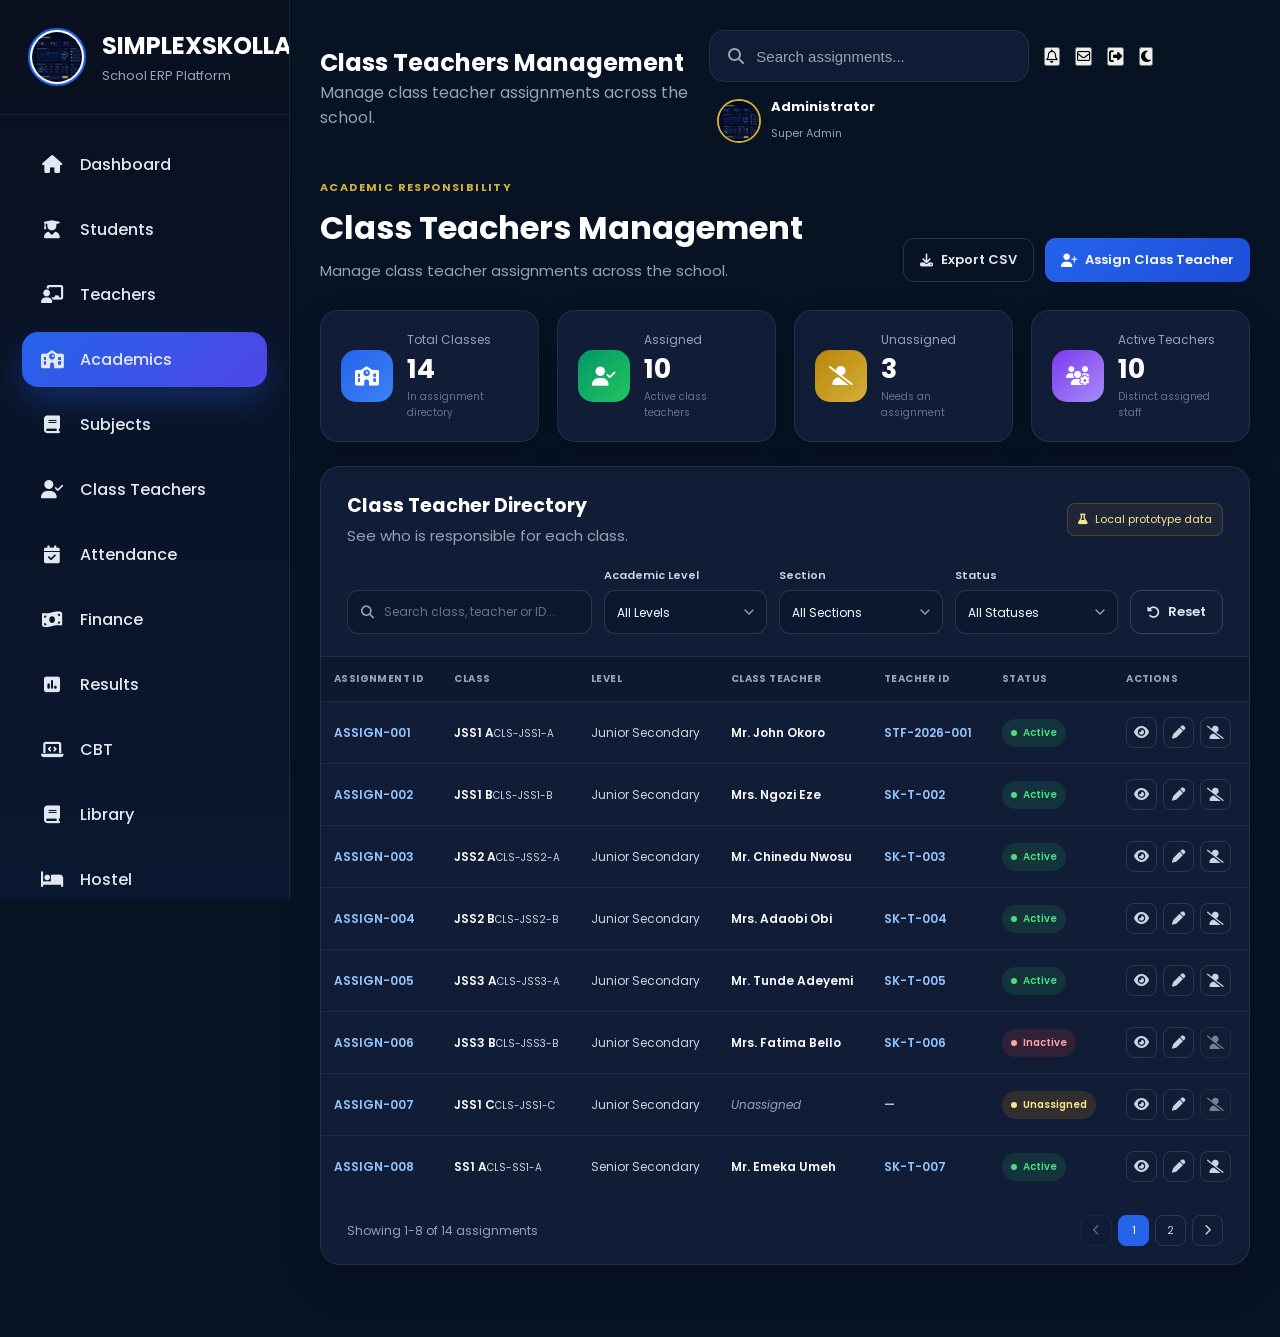
<file: class-teachers.html>
<!DOCTYPE html>
<html lang="en">
<head>
    <meta charset="UTF-8">
    <meta name="viewport" content="width=device-width, initial-scale=1.0">
    <title>Class Teachers Management | SIMPLEXSKOLLA</title>
    <link rel="preconnect" href="https://fonts.googleapis.com">
    <link rel="preconnect" href="https://fonts.gstatic.com" crossorigin>
    <link href="https://fonts.googleapis.com/css2?family=Poppins:wght@300;400;500;600;700;800&display=swap" rel="stylesheet">
    <link rel="stylesheet" href="https://cdnjs.cloudflare.com/ajax/libs/font-awesome/6.7.2/css/all.min.css">
    <link rel="stylesheet" href="css/dashboard.css">
    <link rel="stylesheet" href="css/class-teachers.css">
</head>
<body>
    <div class="app">
        <div class="overlay"></div>
        <aside class="sidebar">
            <div class="logo"><img src="images/dashboard.png" alt="SIMPLEXSKOLLA Logo"><div><h2>SIMPLEXSKOLLA</h2><p>School ERP Platform</p></div></div>
            <nav class="menu" aria-label="Main navigation">
                <a href="dashboard.html"><i class="fa-solid fa-house"></i><span>Dashboard</span></a>
                <a href="student.html"><i class="fa-solid fa-user-graduate"></i><span>Students</span></a>
                <a href="staff-list.html"><i class="fa-solid fa-chalkboard-user"></i><span>Teachers</span></a>
                <a href="classes.html" class="active" aria-current="page"><i class="fa-solid fa-school"></i><span>Academics</span></a>
                <a href="subjects.html" class="sub-menu-link"><i class="fa-solid fa-book"></i><span>Subjects</span></a>
                <a href="class-teachers.html" class="sub-menu-link current"><i class="fa-solid fa-user-check"></i><span>Class Teachers</span></a>
                <a href="#"><i class="fa-solid fa-calendar-check"></i><span>Attendance</span></a>
                <a href="#"><i class="fa-solid fa-money-bill-wave"></i><span>Finance</span></a>
                <a href="#"><i class="fa-solid fa-square-poll-vertical"></i><span>Results</span></a>
                <a href="#"><i class="fa-solid fa-laptop-code"></i><span>CBT</span></a>
                <a href="#"><i class="fa-solid fa-book"></i><span>Library</span></a>
                <a href="#"><i class="fa-solid fa-bed"></i><span>Hostel</span></a>
                <a href="#"><i class="fa-solid fa-chart-line"></i><span>Reports</span></a>
                <a href="#"><i class="fa-solid fa-gear"></i><span>Settings</span></a>
            </nav>
        </aside>
        <main class="main">
            <header class="topbar">
                <div class="topbar-left"><button class="menu-toggle" type="button" aria-label="Open navigation"><i class="fa-solid fa-bars"></i></button><div><h2>Class Teachers Management</h2><p>Manage class teacher assignments across the school.</p></div></div>
                <div class="topbar-right">
                    <div class="search-box"><i class="fa-solid fa-magnifying-glass"></i><input id="headerSearch" type="search" placeholder="Search assignments..." aria-label="Search assignments"></div>
                    <button class="header-btn" type="button" aria-label="Notifications"><i class="fa-regular fa-bell"></i><span class="notification-dot"></span></button>
                    <button class="header-btn" type="button" aria-label="Messages"><i class="fa-regular fa-envelope"></i></button>
                    <button class="header-btn" type="button" aria-label="Logout"><i class="fa-solid fa-right-from-bracket"></i></button>
                    <button class="header-btn" type="button" aria-label="Toggle theme"><i class="fa-solid fa-moon"></i></button>
                    <div class="profile-box"><img src="images/dashboard.png" alt="Administrator"><div><h4>Administrator</h4><small>Super Admin</small></div></div>
                </div>
            </header>
            <section class="assignments-page">
                <div class="page-heading"><div><span class="eyebrow">ACADEMIC RESPONSIBILITY</span><h1>Class Teachers Management</h1><p>Manage class teacher assignments across the school.</p></div><div class="page-actions"><button class="secondary-button" id="exportButton" type="button"><i class="fa-solid fa-download"></i> Export CSV</button><button class="primary-button" id="assignButton" type="button"><i class="fa-solid fa-user-plus"></i> Assign Class Teacher</button></div></div>
                <section class="summary-grid" aria-label="Class teacher summary">
                    <article class="summary-card"><div class="summary-icon blue"><i class="fa-solid fa-school"></i></div><div><span>Total Classes</span><strong id="totalClasses">0</strong><small>In assignment directory</small></div></article>
                    <article class="summary-card"><div class="summary-icon green"><i class="fa-solid fa-user-check"></i></div><div><span>Assigned</span><strong id="assignedClasses">0</strong><small>Active class teachers</small></div></article>
                    <article class="summary-card"><div class="summary-icon gold"><i class="fa-solid fa-user-slash"></i></div><div><span>Unassigned</span><strong id="unassignedClasses">0</strong><small>Needs an assignment</small></div></article>
                    <article class="summary-card"><div class="summary-icon purple"><i class="fa-solid fa-users-gear"></i></div><div><span>Active Teachers</span><strong id="activeTeachers">0</strong><small>Distinct assigned staff</small></div></article>
                </section>
                <section class="assignments-panel">
                    <div class="panel-heading"><div><h2>Class Teacher Directory</h2><p>See who is responsible for each class.</p></div><span class="mock-note"><i class="fa-solid fa-flask"></i> Local prototype data</span></div>
                    <div class="controls">
                        <div class="assignment-search"><i class="fa-solid fa-magnifying-glass"></i><input id="assignmentSearch" type="search" placeholder="Search class, teacher or ID..." aria-label="Search class teacher assignments"></div>
                        <div class="filter-group"><label for="levelFilter">Academic Level</label><select id="levelFilter"><option value="">All Levels</option><option>Junior Secondary</option><option>Senior Secondary</option></select></div>
                        <div class="filter-group"><label for="sectionFilter">Section</label><select id="sectionFilter"><option value="">All Sections</option><option>A</option><option>B</option><option>C</option></select></div>
                        <div class="filter-group"><label for="statusFilter">Status</label><select id="statusFilter"><option value="">All Statuses</option><option>Active</option><option>Unassigned</option><option>Inactive</option></select></div>
                        <button class="secondary-button reset-button" id="resetButton" type="button"><i class="fa-solid fa-rotate-left"></i> Reset</button>
                    </div>
                    <div class="table-wrap"><table class="assignment-table"><caption class="sr-only">Class teacher assignments</caption><thead><tr><th>Assignment ID</th><th>Class</th><th>Level</th><th>Class Teacher</th><th>Teacher ID</th><th>Status</th><th>Actions</th></tr></thead><tbody id="assignmentBody"></tbody></table></div>
                    <div class="empty-state" id="emptyState" hidden><div class="empty-icon"><i class="fa-solid fa-user-slash"></i></div><h3>No class teacher assignments found</h3><p>Try adjusting your search or filters.</p><button class="secondary-button" id="resetEmptyButton" type="button">Reset Filters</button></div>
                    <div class="table-footer"><span id="paginationSummary">Showing 0 assignments</span><div class="pagination" id="pagination" aria-label="Assignment pages"></div></div>
                </section>
            </section>
        </main>
    </div>
    <div class="modal" id="assignmentModal" role="dialog" aria-modal="true" aria-labelledby="assignmentModalTitle" hidden><div class="modal-backdrop" data-close-modal></div><div class="modal-card"><div class="modal-heading"><div><span class="eyebrow">LOCAL ASSIGNMENT</span><h2 id="assignmentModalTitle">Assign Class Teacher</h2></div><button class="close-button" type="button" aria-label="Close assignment form" data-close-modal><i class="fa-solid fa-xmark"></i></button></div><form id="assignmentForm" novalidate><input id="assignmentRecordId" type="hidden"><div class="form-grid"><div class="field field-wide"><label for="assignmentClass">Class <span>*</span></label><select id="assignmentClass" required></select><span class="field-error" data-error-for="assignmentClass"></span></div><div class="field field-wide"><label for="assignmentTeacher">Teacher <span>*</span></label><select id="assignmentTeacher" required></select><span class="field-error" data-error-for="assignmentTeacher"></span></div><div class="field field-wide"><label for="assignmentStatus">Status</label><select id="assignmentStatus"><option>Active</option><option>Unassigned</option><option>Inactive</option></select><span class="field-error" data-error-for="assignmentStatus"></span></div></div><p class="form-note" id="assignmentNotice"><i class="fa-solid fa-circle-info"></i> Choose one staff member responsible for this class.</p><div class="modal-actions"><button class="secondary-button" type="button" data-close-modal>Cancel</button><button class="primary-button" type="submit"><i class="fa-solid fa-check"></i> Save Assignment</button></div></form></div></div>
    <div class="modal" id="viewModal" role="dialog" aria-modal="true" aria-labelledby="viewModalTitle" hidden><div class="modal-backdrop" data-close-view></div><div class="modal-card"><div class="modal-heading"><div><span class="eyebrow">ASSIGNMENT OVERVIEW</span><h2 id="viewModalTitle">Assignment Details</h2></div><button class="close-button" type="button" aria-label="Close assignment details" data-close-view><i class="fa-solid fa-xmark"></i></button></div><div class="view-grid" id="viewDetails"></div><div class="modal-actions"><button class="secondary-button" type="button" data-close-view>Close</button></div></div></div>
    <div class="toast" id="toast" role="status" aria-live="polite"><i class="fa-solid fa-circle-check"></i><span id="toastMessage"></span></div>
    <script src="js/class-teachers.js"></script>
</body>
</html>
</file>
<file: css/dashboard.css>
:root {
    --primary: #2563EB;
    --primary-dark: #1D4ED8;
    --secondary: #4F46E5;
    --success: #22C55E;
    --warning: #F59E0B;
    --danger: #EF4444;
    --background: #071223;
    --sidebar: #08101F;
    --card: #101C35;
    --card-light: #162442;
    --border: rgba(255, 255, 255, 0.08);
    --text: #E2E8F0;
    --muted: #94A3B8;
    --radius: 20px;
    --shadow: 0 18px 45px rgba(0, 0, 0, 0.25);
    --transition: 0.35s ease;
}

* {
    margin: 0;
    padding: 0;
    box-sizing: border-box;
}

body {
    font-family: 'Poppins', sans-serif;
    background: var(--background);
    color: #ffffff;
    overflow-x: hidden;
}

.app {
    display: flex;
    min-height: 100vh;
    background: var(--background);
}

.overlay {
    position: fixed;
    inset: 0;
    background: rgba(0, 0, 0, 0.55);
    opacity: 0;
    visibility: hidden;
    transition: var(--transition);
    z-index: 900;
}

.overlay.active {
    opacity: 1;
    visibility: visible;
}

.sidebar {
    position: fixed;
    left: 0;
    top: 0;
    width: 290px;
    height: 100vh;
    background: linear-gradient(180deg, #08101F, #0B1730);
    border-right: 1px solid var(--border);
    overflow-y: auto;
    transition: var(--transition);
    z-index: 1000;
}

.logo {
    display: flex;
    align-items: center;
    gap: 16px;
    padding: 28px;
    border-bottom: 1px solid var(--border);
}

.logo img {
    width: 58px;
    height: 58px;
    object-fit: cover;
    border-radius: 50%;
    border: 2px solid #2563EB;
    padding: 2px;
    background: #fff;
}

.logo h2 {
    font-size: 24px;
    font-weight: 700;
}

.logo p {
    color: var(--muted);
    font-size: 13px;
    margin-top: 3px;
}

.menu {
    padding: 22px;
}

.menu a {
    display: flex;
    align-items: center;
    gap: 16px;
    padding: 15px 18px;
    margin-bottom: 10px;
    text-decoration: none;
    color: var(--text);
    border-radius: 16px;
    transition: var(--transition);
    font-weight: 500;
}

.menu a i {
    width: 24px;
    text-align: center;
    font-size: 18px;
}

.menu a:hover {
    background: rgba(37, 99, 235, 0.15);
    color: #ffffff;
}

.menu a.active {
    background: linear-gradient(135deg, #2563EB, #4F46E5);
    box-shadow: 0 15px 35px rgba(37, 99, 235, 0.30);
}

.main {
    flex: 1;
    margin-left: 290px;
    padding: 30px;
    transition: var(--transition);
    min-height: 100vh;
}

.topbar {
    display: flex;
    justify-content: space-between;
    align-items: center;
    gap: 20px;
    margin-bottom: 35px;
}

.topbar-left {
    display: flex;
    align-items: center;
    gap: 20px;
}

.topbar-left h1 {
    font-size: 34px;
    margin-bottom: 6px;
}

.topbar-left p {
    color: var(--muted);
}

.topbar-right {
    display: flex;
    align-items: center;
    gap: 15px;
    flex-wrap: wrap;
}

.search-box {
    display: flex;
    align-items: center;
    gap: 12px;
    width: 320px;
    background: var(--card);
    border: 1px solid var(--border);
    border-radius: 16px;
    padding: 0 18px;
    height: 52px;
    transition: var(--transition);
}

.search-box:hover {
    border-color: var(--primary);
}

.search-box i {
    color: var(--muted);
}

.search-box input {
    flex: 1;
    height: 100%;
    border: none;
    outline: none;
    background: transparent;
    color: var(--text);
    font-size: 15px;
}

.search-box input::placeholder {
    color: var(--muted);
}

.menu-toggle {
    display: none;
    width: 50px;
    height: 50px;
    border: none;
    border-radius: 14px;
    background: var(--card);
    color: #ffffff;
    cursor: pointer;
    font-size: 20px;
    transition: var(--transition);
}

.menu-toggle:hover {
    background: var(--primary);
}

.primary-btn {
    background: var(--primary);
    color: #fff;
    border: none;
    padding: 12px 18px;
    border-radius: 14px;
    cursor: pointer;
    display: inline-flex;
    align-items: center;
    gap: 8px;
    font-weight: 600;
    transition: var(--transition);
}

.primary-btn:hover {
    background: var(--primary-dark);
}

@media (max-width: 992px) {
    .sidebar {
        left: -290px;
    }

    .sidebar.show {
        left: 0;
    }

    .main {
        margin-left: 0;
        width: 100%;
        padding: 22px;
    }

    .menu-toggle {
        display: flex;
        justify-content: center;
        align-items: center;
    }
}

@media (max-width: 768px) {
    .topbar {
        flex-direction: column;
        align-items: flex-start;
    }

    .topbar-right {
        width: 100%;
        justify-content: space-between;
    }

    .search-box {
        width: 100%;
        order: 3;
    }

    .topbar-left h1 {
        font-size: 28px;
    }
}
</file>
<file: css/class-teachers.css>
/* SIMPLEXSKOLLA Class Teachers Management */
/* Keep the wide assignment table inside its local scroll container. */
.assignments-page,
.assignments-panel,
.table-wrap {
	min-width: 0;
}

.table-wrap {
	max-width: 100%;
}

.profile-box {
	display: flex;
	align-items: center;
	gap: 10px;
	padding-left: 8px;
}

.profile-box img {
	width: 44px;
	height: 44px;
	flex: 0 0 44px;
	object-fit: cover;
	border: 2px solid #D4AF37;
	border-radius: 50%;
}

.profile-box h4 {
	margin-bottom: 2px;
	font-size: 13px;
}

.profile-box small {
	color: #94A3B8;
	font-size: 11px;
}

@media (max-width: 1100px) {
	.sidebar {
		left: -290px;
	}

	.sidebar.show {
		left: 0;
	}

	.main {
		width: 100%;
		margin-left: 0;
	}

	.menu-toggle {
		display: flex;
		align-items: center;
		justify-content: center;
	}
}
.assignments-page{max-width:1220px;margin:0 auto;padding-bottom:42px}.page-heading{display:flex;align-items:flex-end;justify-content:space-between;gap:24px;margin-bottom:28px}.eyebrow{display:block;color:#D4AF37;font-size:11px;font-weight:700;letter-spacing:1.4px;margin-bottom:8px}.page-heading h1{color:#fff;font-size:32px;margin-bottom:7px}.page-heading p,.panel-heading p{color:#94A3B8;font-size:15px}.page-actions{display:flex;gap:11px;flex-wrap:wrap}.primary-button,.secondary-button{display:inline-flex;align-items:center;justify-content:center;gap:8px;min-height:44px;padding:0 16px;border-radius:11px;font:inherit;font-size:13px;font-weight:600;cursor:pointer;transition:.25s ease}.primary-button{border:0;color:#fff;background:linear-gradient(135deg,#2563EB,#1D4ED8)}.primary-button:hover{background:linear-gradient(135deg,#1D4ED8,#1E40AF);transform:translateY(-1px)}.secondary-button{border:1px solid rgba(255,255,255,.15);color:#E2E8F0;background:transparent}.secondary-button:hover{border-color:#3B82F6;color:#fff;background:rgba(37,99,235,.12)}button:disabled{opacity:.55;cursor:not-allowed}.summary-grid{display:grid;grid-template-columns:repeat(4,minmax(0,1fr));gap:18px;margin-bottom:24px}.summary-card{display:flex;align-items:center;gap:14px;padding:20px;border:1px solid rgba(255,255,255,.08);border-radius:18px;background:#111C37;box-shadow:0 14px 34px rgba(0,0,0,.14)}.summary-icon{display:flex;align-items:center;justify-content:center;width:52px;height:52px;flex-shrink:0;border-radius:15px;color:#fff;font-size:19px}.summary-icon.blue{background:linear-gradient(135deg,#2563EB,#3B82F6)}.summary-icon.green{background:linear-gradient(135deg,#059669,#22C55E)}.summary-icon.gold{background:linear-gradient(135deg,#B8860B,#D4AF37)}.summary-icon.purple{background:linear-gradient(135deg,#7C3AED,#A78BFA)}.summary-card span{display:block;color:#94A3B8;font-size:12px;margin-bottom:4px}.summary-card strong{display:block;color:#fff;font-size:27px;line-height:1.2}.summary-card small{display:block;color:#64748B;font-size:10px;margin-top:4px}.assignments-panel{border:1px solid rgba(255,255,255,.08);border-radius:20px;background:#111C37;box-shadow:0 16px 40px rgba(0,0,0,.14);overflow:hidden}.panel-heading{display:flex;align-items:center;justify-content:space-between;gap:16px;padding:24px 26px 20px}.panel-heading h2{color:#fff;font-size:19px;margin-bottom:4px}.mock-note{display:inline-flex;align-items:center;gap:7px;padding:7px 10px;border:1px solid rgba(212,175,55,.24);border-radius:8px;color:#FDE68A;background:rgba(212,175,55,.07);font-size:11px;white-space:nowrap}.controls{display:grid;grid-template-columns:minmax(220px,1.5fr) repeat(3,minmax(140px,1fr)) auto;gap:12px;align-items:end;padding:0 26px 22px;border-bottom:1px solid rgba(255,255,255,.08)}.assignment-search{display:flex;align-items:center;gap:10px;height:44px;padding:0 13px;border:1px solid rgba(255,255,255,.12);border-radius:11px;background:#0C1830}.assignment-search:focus-within{border-color:#3B82F6;box-shadow:0 0 0 3px rgba(37,99,235,.14)}.assignment-search i{color:#94A3B8;font-size:13px}.assignment-search input{width:100%;height:100%;border:0;outline:0;color:#F8FAFC;background:transparent;font:inherit;font-size:12px}.assignment-search input::placeholder{color:#64748B}.filter-group label{display:block;color:#CBD5E1;font-size:11px;font-weight:600;margin-bottom:6px}.filter-group select{width:100%;height:44px;padding:0 30px 0 12px;border:1px solid rgba(255,255,255,.12);border-radius:11px;outline:0;color:#F8FAFC;background:#0C1830;font:inherit;font-size:12px;appearance:none;background-image:url("data:image/svg+xml;charset=UTF-8,%3csvg xmlns='http://www.w3.org/2000/svg' viewBox='0 0 24 24' fill='none' stroke='%2394a3b8' stroke-width='2' stroke-linecap='round' stroke-linejoin='round'%3e%3cpolyline points='6 9 12 15 18 9'%3e%3c/polyline%3e%3c/svg%3e");background-repeat:no-repeat;background-position:right 9px center;background-size:16px}.filter-group option{background:#111C37;color:#fff}.reset-button{height:44px;white-space:nowrap}.table-wrap{width:100%;overflow-x:auto}.assignment-table{width:100%;min-width:850px;border-collapse:collapse}.assignment-table th{padding:14px 13px;color:#94A3B8;background:#0E1931;font-size:10px;font-weight:700;text-align:left;text-transform:uppercase;letter-spacing:.4px;white-space:nowrap}.assignment-table td{padding:15px 13px;border-top:1px solid rgba(255,255,255,.06);color:#CBD5E1;font-size:12px;vertical-align:middle;white-space:nowrap}.assignment-table tbody tr:hover{background:rgba(37,99,235,.06)}.assignment-id,.teacher-id{color:#93C5FD!important;font-weight:600}.class-name,.teacher-name{color:#F8FAFC!important;font-weight:600}.unassigned-name{color:#94A3B8!important;font-style:italic}.status-badge{display:inline-flex;align-items:center;gap:6px;padding:6px 9px;border-radius:20px;font-size:10px;font-weight:600}.status-badge:before{content:"";width:6px;height:6px;border-radius:50%;background:currentColor}.status-active{color:#4ADE80;background:rgba(34,197,94,.14)}.status-unassigned{color:#FDE68A;background:rgba(245,158,11,.14)}.status-inactive{color:#FCA5A5;background:rgba(239,68,68,.14)}.row-actions{display:flex;gap:6px}.row-action{display:inline-flex;align-items:center;justify-content:center;width:31px;height:31px;border:1px solid rgba(255,255,255,.12);border-radius:8px;color:#CBD5E1;background:transparent;cursor:pointer;transition:.2s ease}.row-action:hover{color:#fff;border-color:#3B82F6;background:rgba(37,99,235,.18)}.row-action.unassign:hover{border-color:#F59E0B;background:rgba(245,158,11,.13)}.table-footer{display:flex;align-items:center;justify-content:space-between;gap:15px;padding:18px 26px;color:#94A3B8;font-size:12px}.pagination{display:flex;align-items:center;gap:6px}.page-button{display:inline-flex;align-items:center;justify-content:center;min-width:31px;height:31px;padding:0 8px;border:1px solid rgba(255,255,255,.12);border-radius:8px;color:#CBD5E1;background:transparent;font:inherit;font-size:11px;cursor:pointer}.page-button:hover,.page-button.active{border-color:#2563EB;color:#fff;background:#2563EB}.page-button:disabled{opacity:.4;cursor:not-allowed}.empty-state{padding:55px 20px;text-align:center}.empty-icon{display:flex;align-items:center;justify-content:center;width:58px;height:58px;margin:0 auto 14px;border-radius:17px;color:#93C5FD;background:rgba(37,99,235,.14);font-size:22px}.empty-state h3{color:#fff;font-size:18px;margin-bottom:6px}.empty-state p{color:#94A3B8;font-size:13px;margin-bottom:18px}.sr-only{position:absolute;width:1px;height:1px;padding:0;margin:-1px;overflow:hidden;clip:rect(0,0,0,0);white-space:nowrap;border:0}.modal{position:fixed;inset:0;z-index:2000;display:flex;align-items:center;justify-content:center;padding:20px}.modal[hidden]{display:none}.modal-backdrop{position:absolute;inset:0;background:rgba(0,0,0,.62)}.modal-card{position:relative;width:min(620px,100%);max-height:calc(100vh - 40px);overflow:auto;padding:26px;border:1px solid rgba(255,255,255,.1);border-radius:18px;background:#111C37;box-shadow:0 22px 55px rgba(0,0,0,.45)}.modal-heading{display:flex;align-items:flex-start;justify-content:space-between;gap:16px;margin-bottom:22px}.modal-heading h2{color:#fff;font-size:21px;margin:0}.close-button{display:flex;align-items:center;justify-content:center;width:35px;height:35px;border:1px solid rgba(255,255,255,.12);border-radius:9px;color:#CBD5E1;background:transparent;cursor:pointer}.close-button:hover{color:#fff;border-color:#3B82F6;background:#2563EB}.form-grid{display:grid;grid-template-columns:repeat(2,minmax(0,1fr));gap:17px}.field-wide{grid-column:1/-1}.field label{display:block;color:#CBD5E1;font-size:12px;font-weight:600;margin-bottom:7px}.field label span{color:#F59E0B}.field select{width:100%;height:44px;padding:0 12px;border:1px solid rgba(255,255,255,.12);border-radius:10px;outline:0;color:#F8FAFC;background:#0C1830;font:inherit;font-size:12px}.field select:focus{border-color:#3B82F6;box-shadow:0 0 0 3px rgba(37,99,235,.13)}.field option{color:#fff;background:#111C37}.field-error{display:block;min-height:15px;padding-top:4px;color:#FCA5A5;font-size:10px}.field.invalid select{border-color:#EF4444}.form-note{display:flex;align-items:flex-start;gap:9px;margin-top:18px;padding:12px;border:1px solid rgba(212,175,55,.22);border-radius:10px;color:#CBD5E1;background:rgba(212,175,55,.07);font-size:11px;line-height:1.5}.form-note i{color:#FDE68A;margin-top:2px}.modal-actions{display:flex;justify-content:flex-end;gap:10px;margin-top:22px}.view-grid{display:grid;grid-template-columns:repeat(2,minmax(0,1fr));gap:0 22px}.view-item{padding:13px 0;border-bottom:1px solid rgba(255,255,255,.07)}.view-item span{display:block;color:#94A3B8;font-size:11px;margin-bottom:4px}.view-item strong{color:#E2E8F0;font-size:13px}.toast{position:fixed;right:25px;bottom:25px;z-index:3000;display:flex;align-items:center;gap:10px;max-width:calc(100vw - 32px);padding:14px 17px;border:1px solid rgba(74,222,128,.4);border-radius:12px;color:#DCFCE7;background:#123325;box-shadow:0 16px 40px rgba(0,0,0,.35);transform:translateY(18px);opacity:0;pointer-events:none;transition:.3s ease;font-size:12px}.toast.show{transform:translateY(0);opacity:1}.toast.error{border-color:rgba(248,113,113,.45);color:#FECACA;background:#3A1A24}@media(max-width:1100px){.summary-grid{grid-template-columns:repeat(2,minmax(0,1fr))}.controls{grid-template-columns:1fr 1fr}.assignment-search{grid-column:1/-1}.reset-button{width:100%}}@media(max-width:768px){.main{padding:22px 16px}.topbar{align-items:flex-start}.topbar-right{width:100%;justify-content:space-between;flex-wrap:wrap}.topbar-right .search-box{width:100%;order:3}.profile-box{display:none}.page-heading{align-items:flex-start;flex-direction:column}.page-heading h1{font-size:27px}.page-actions{width:100%}.page-actions button{flex:1}.summary-grid{grid-template-columns:1fr;gap:13px}.panel-heading{align-items:flex-start;flex-direction:column;padding:21px 17px 17px}.controls{display:flex;flex-direction:column;align-items:stretch;padding:0 17px 18px}.assignment-search{width:100%}.filter-group select{height:46px}.assignments-panel{border-radius:16px}.table-footer{align-items:flex-start;flex-direction:column;padding:16px 17px}.pagination{width:100%;justify-content:flex-end}.modal-card{padding:21px 17px;border-radius:16px}.form-grid,.view-grid{grid-template-columns:1fr}.field-wide{grid-column:auto}.modal-actions{flex-direction:column-reverse}.modal-actions button{width:100%}}@media(max-width:480px){.main{padding:16px 12px}.page-heading h1{font-size:24px}.page-actions{flex-direction:column}.page-actions button{width:100%}.summary-card{padding:16px}.summary-card strong{font-size:24px}.mock-note{white-space:normal}.table-footer{padding-left:14px;padding-right:14px}.pagination{justify-content:flex-start;overflow-x:auto;padding-bottom:2px}.modal{padding:12px}.modal-card{max-height:calc(100vh - 24px)}}
</file>
